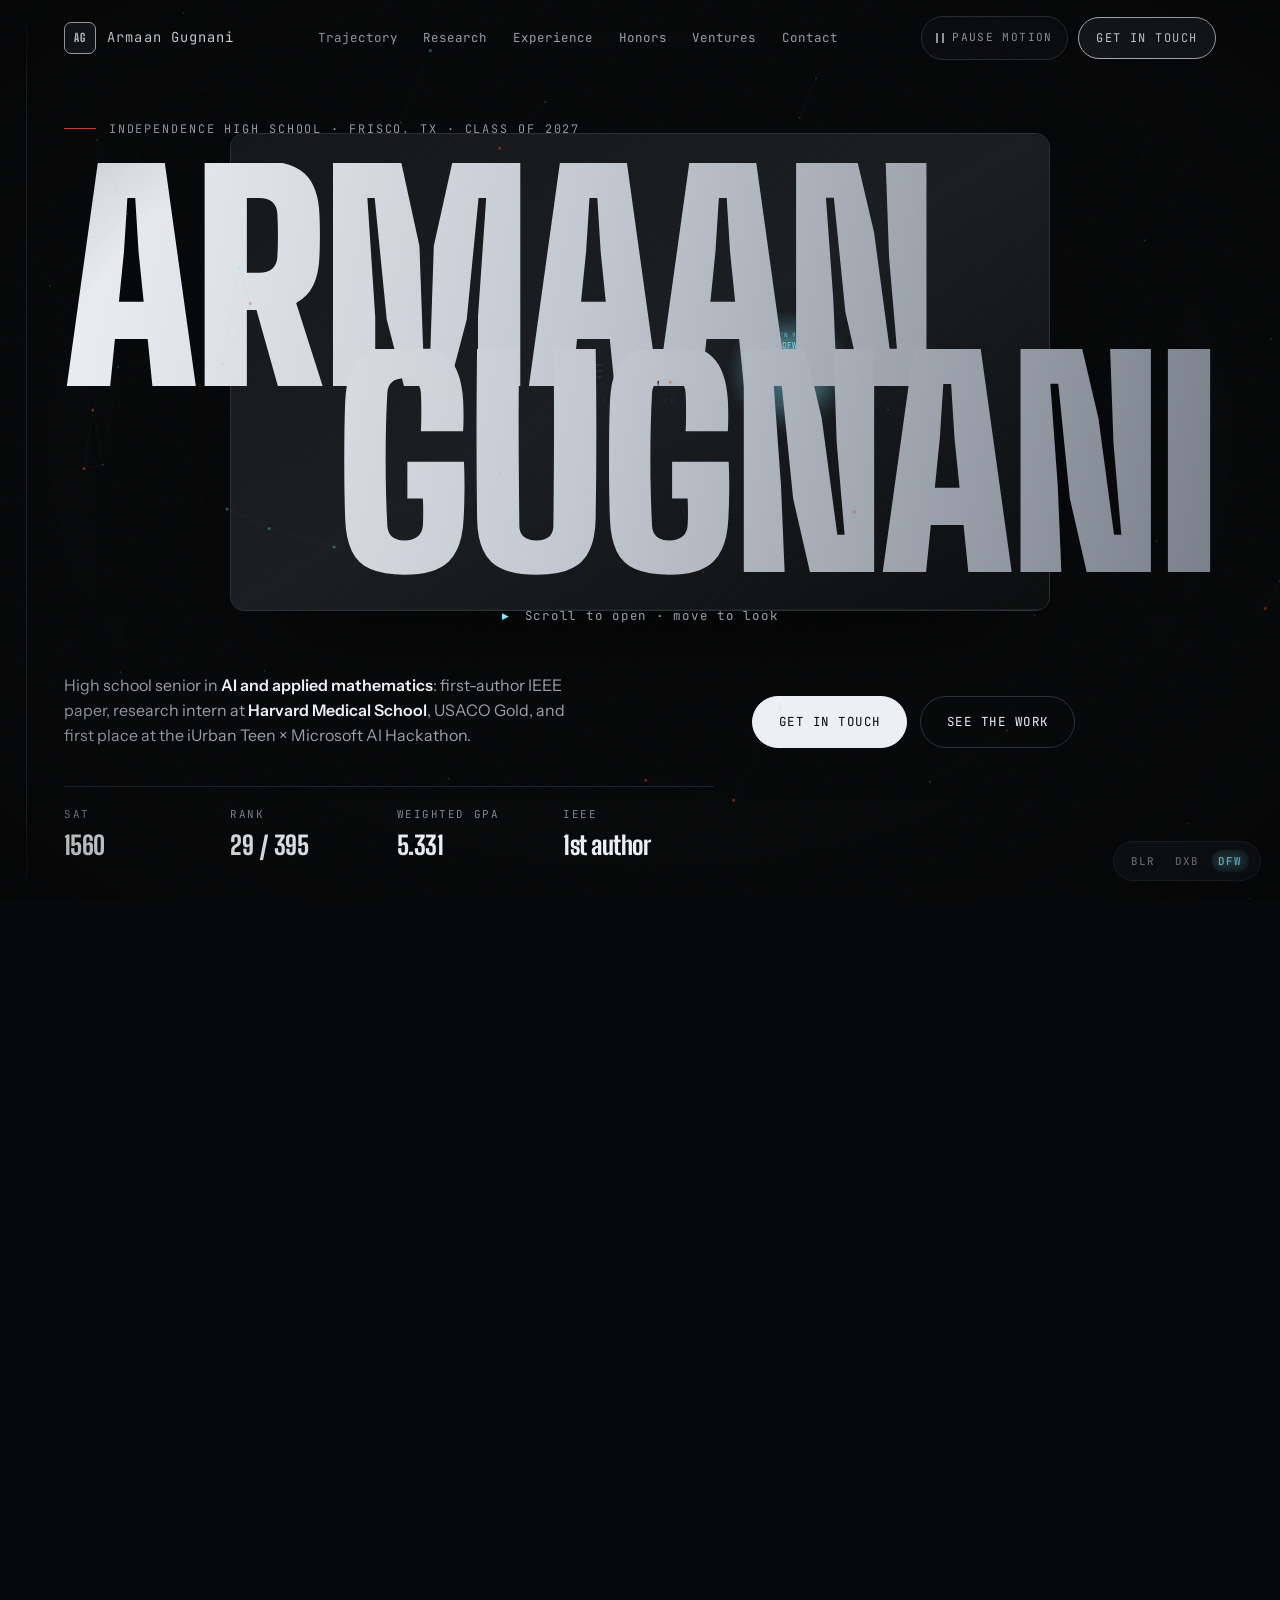
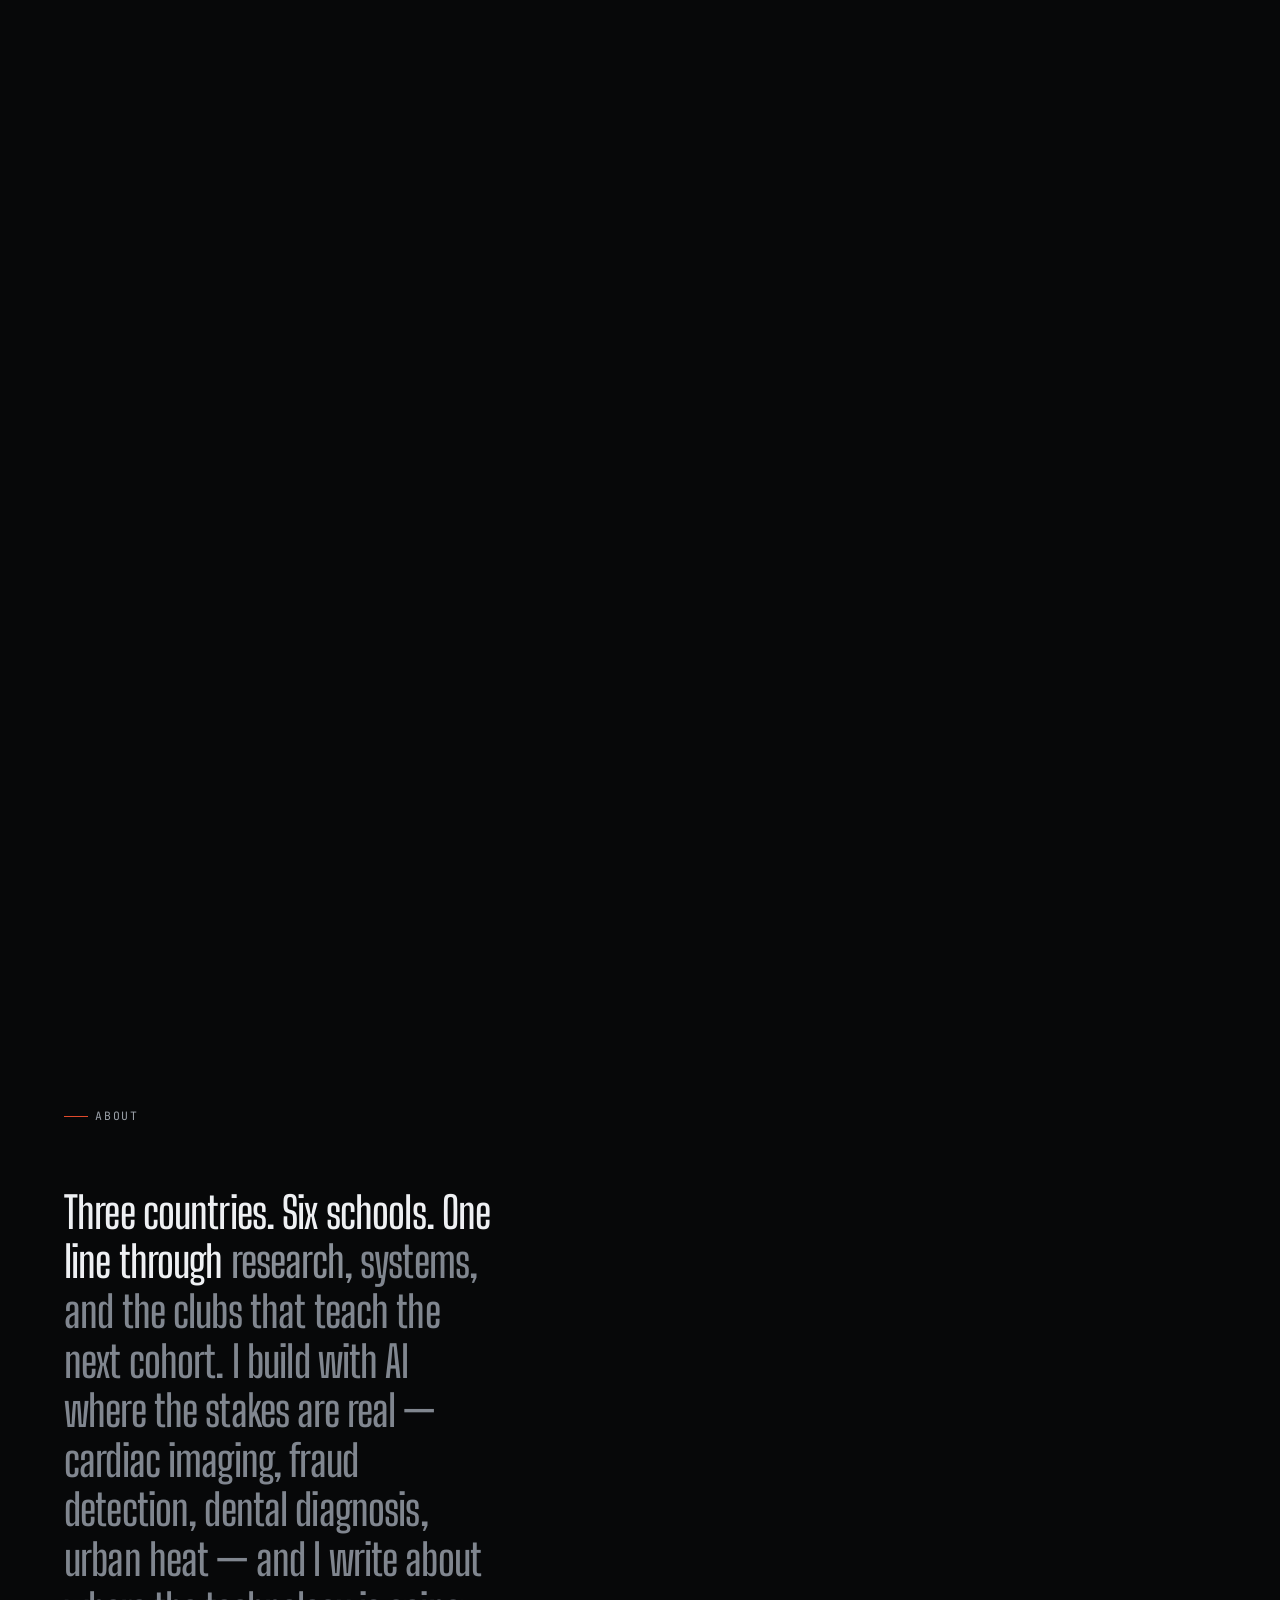
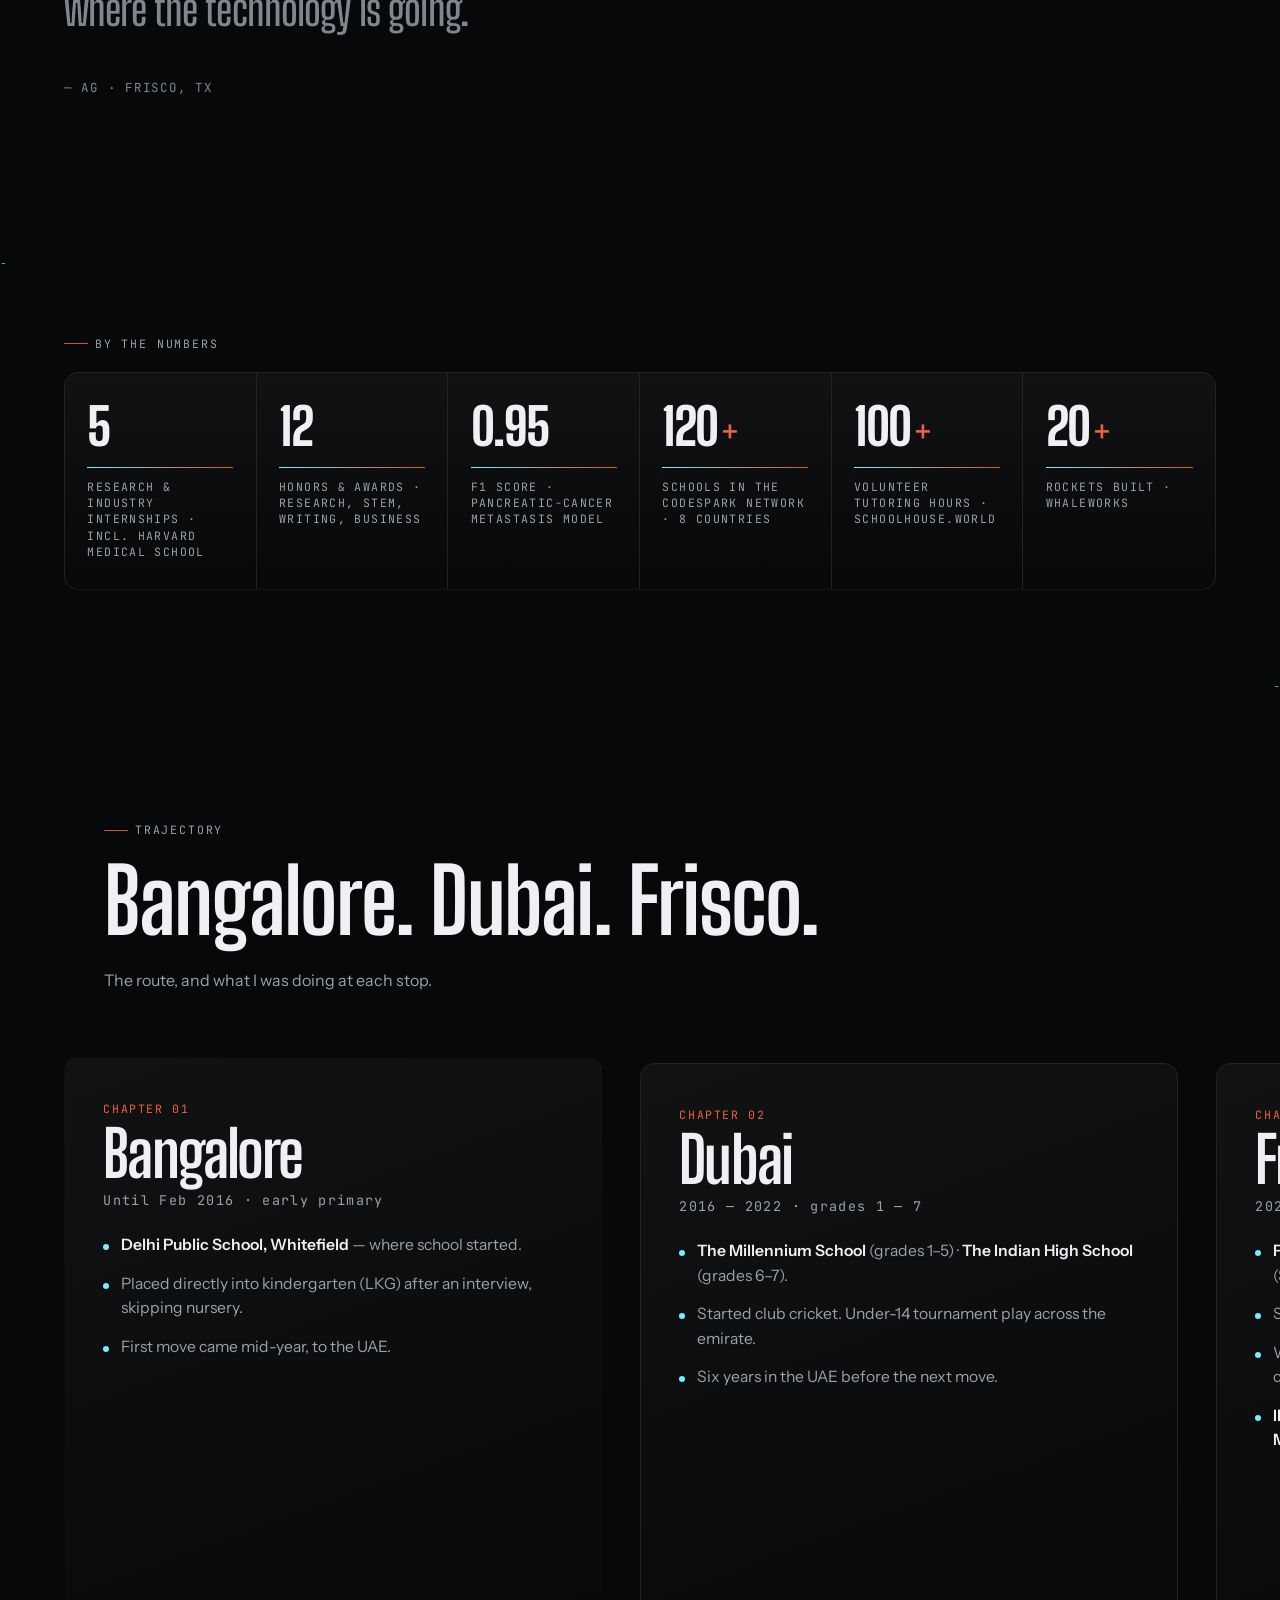
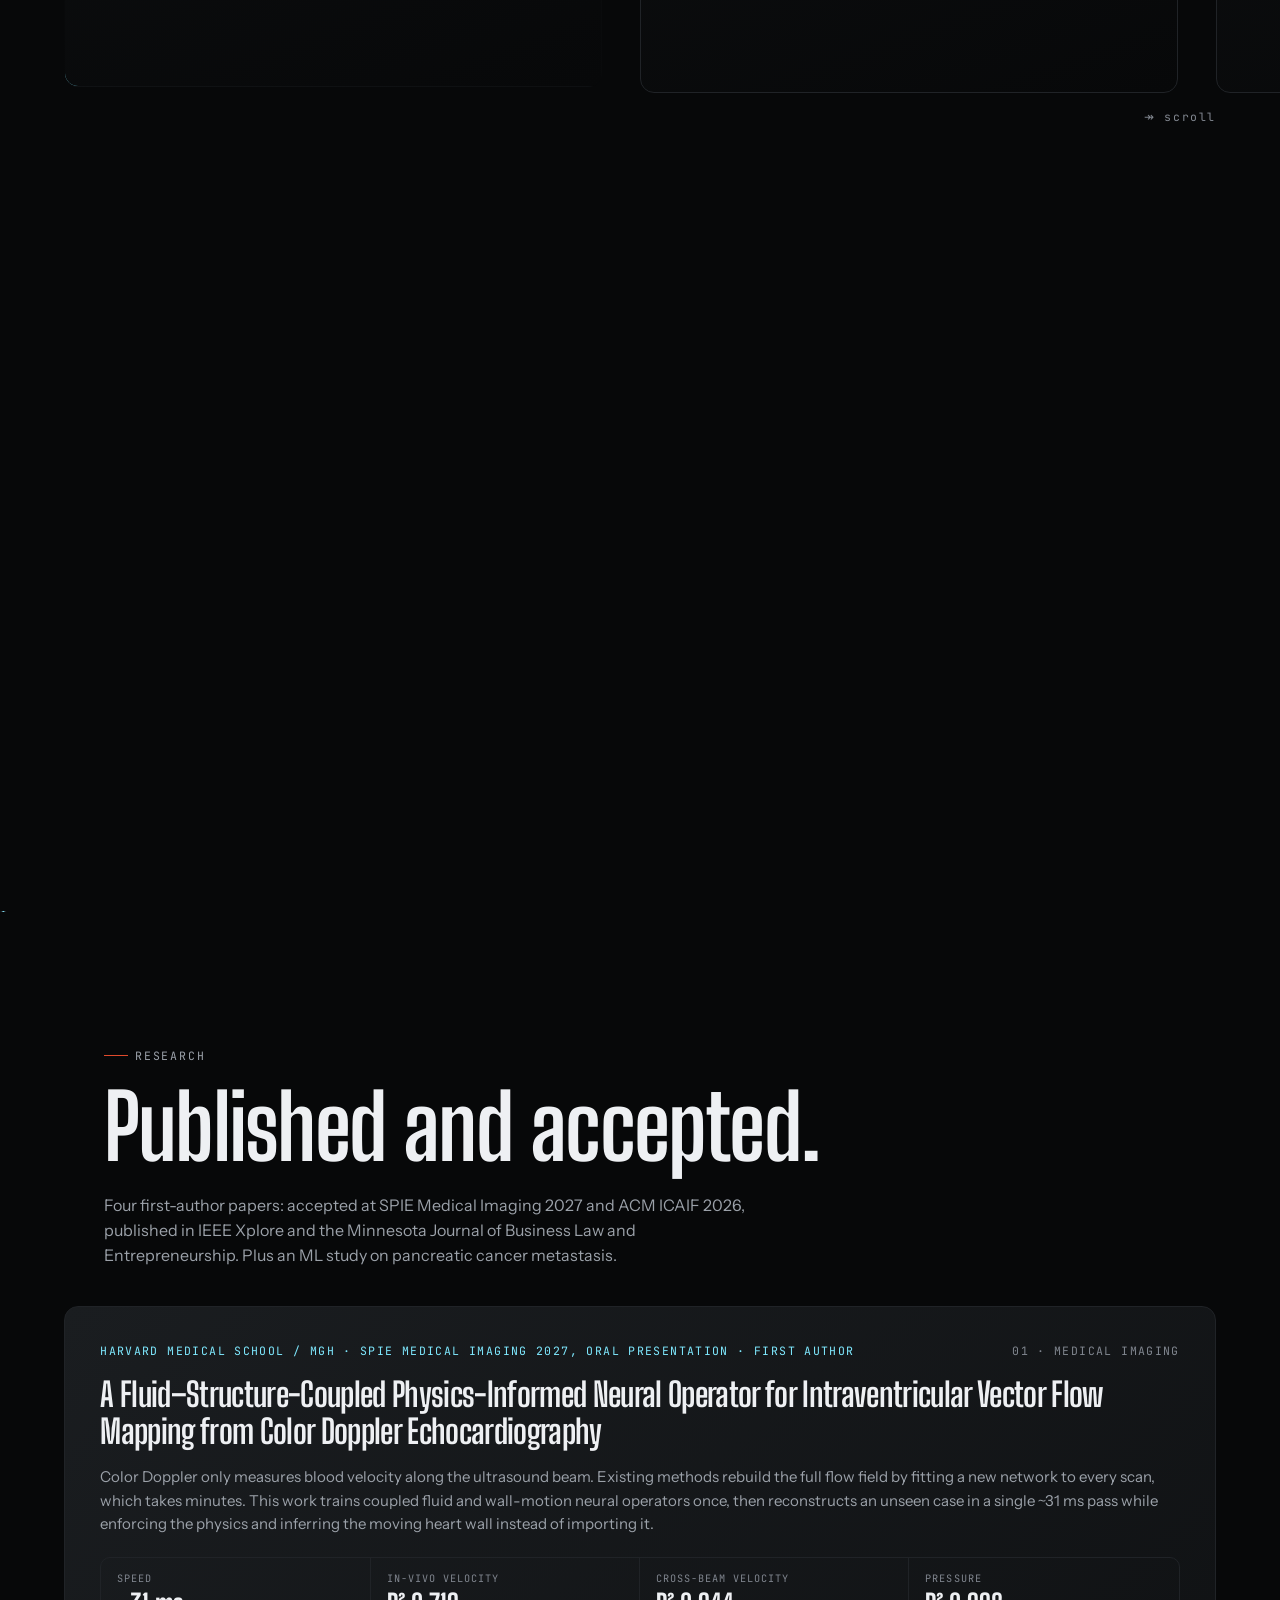
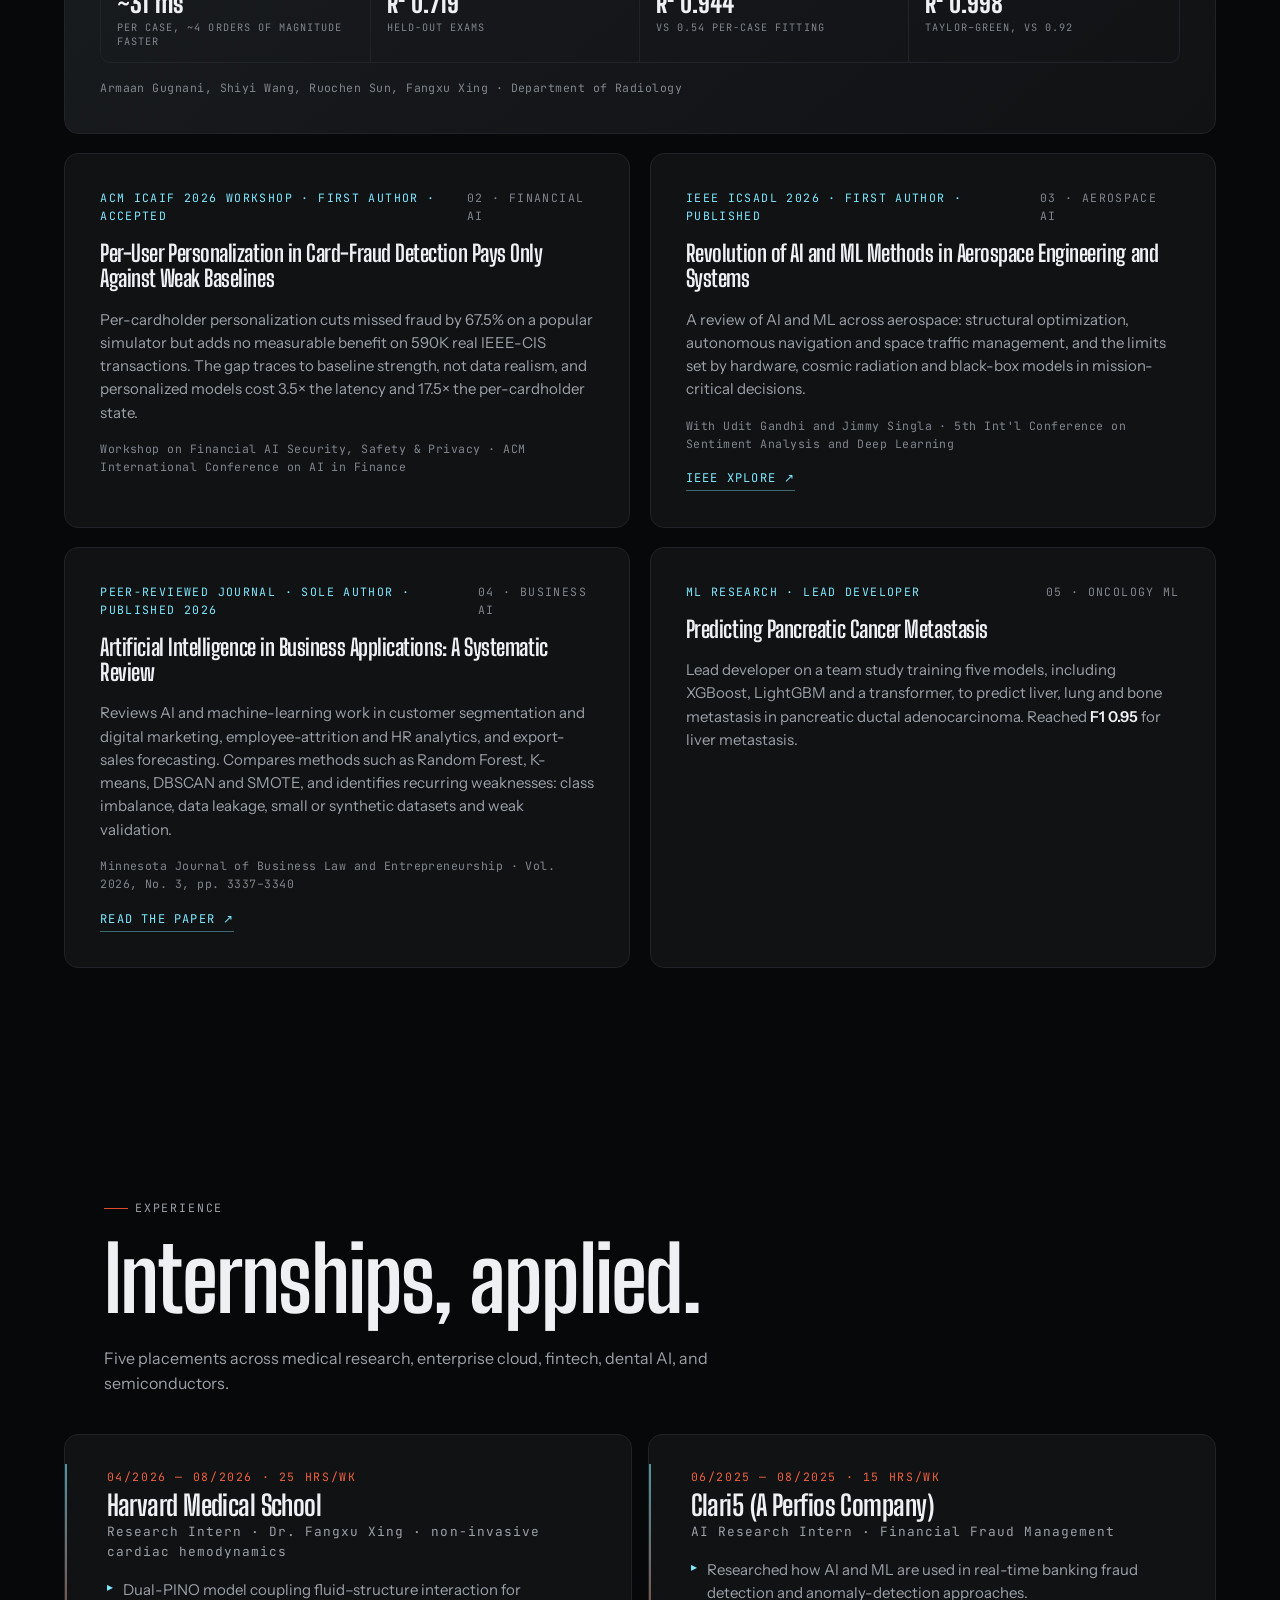
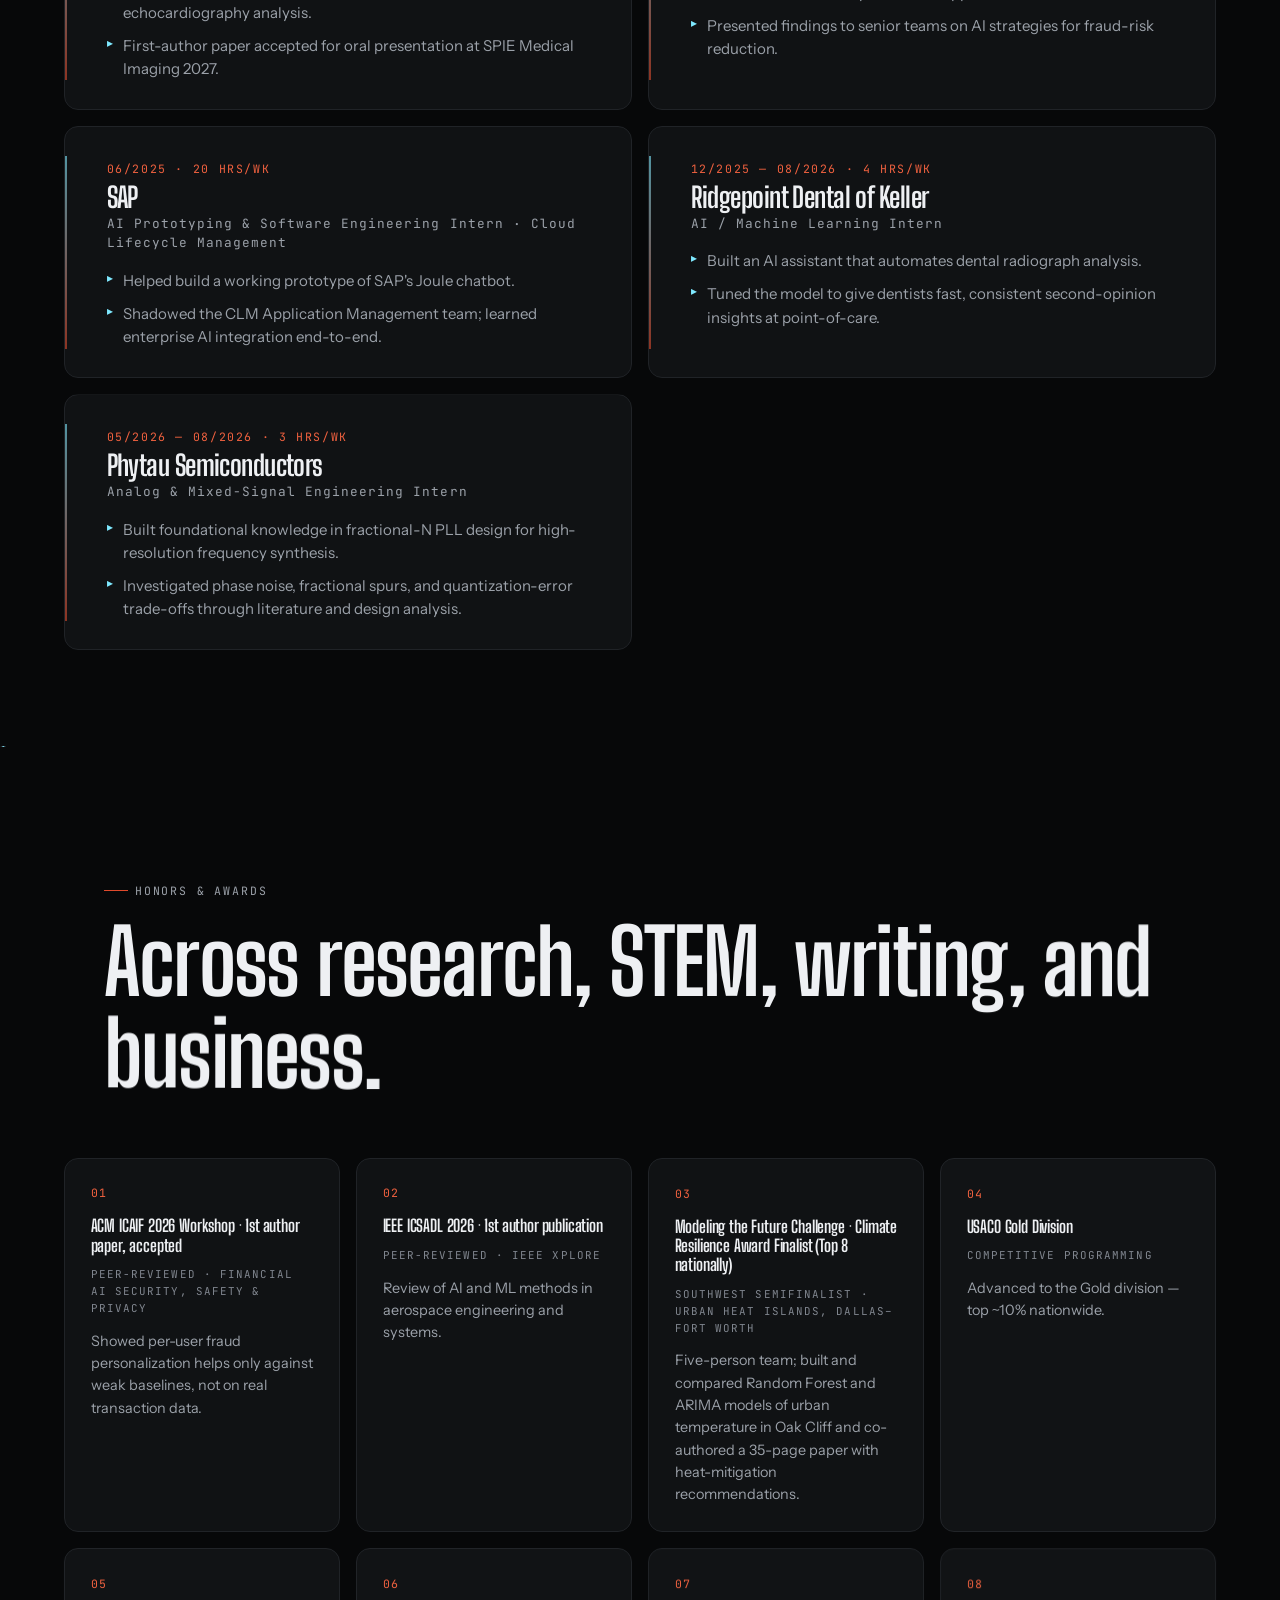
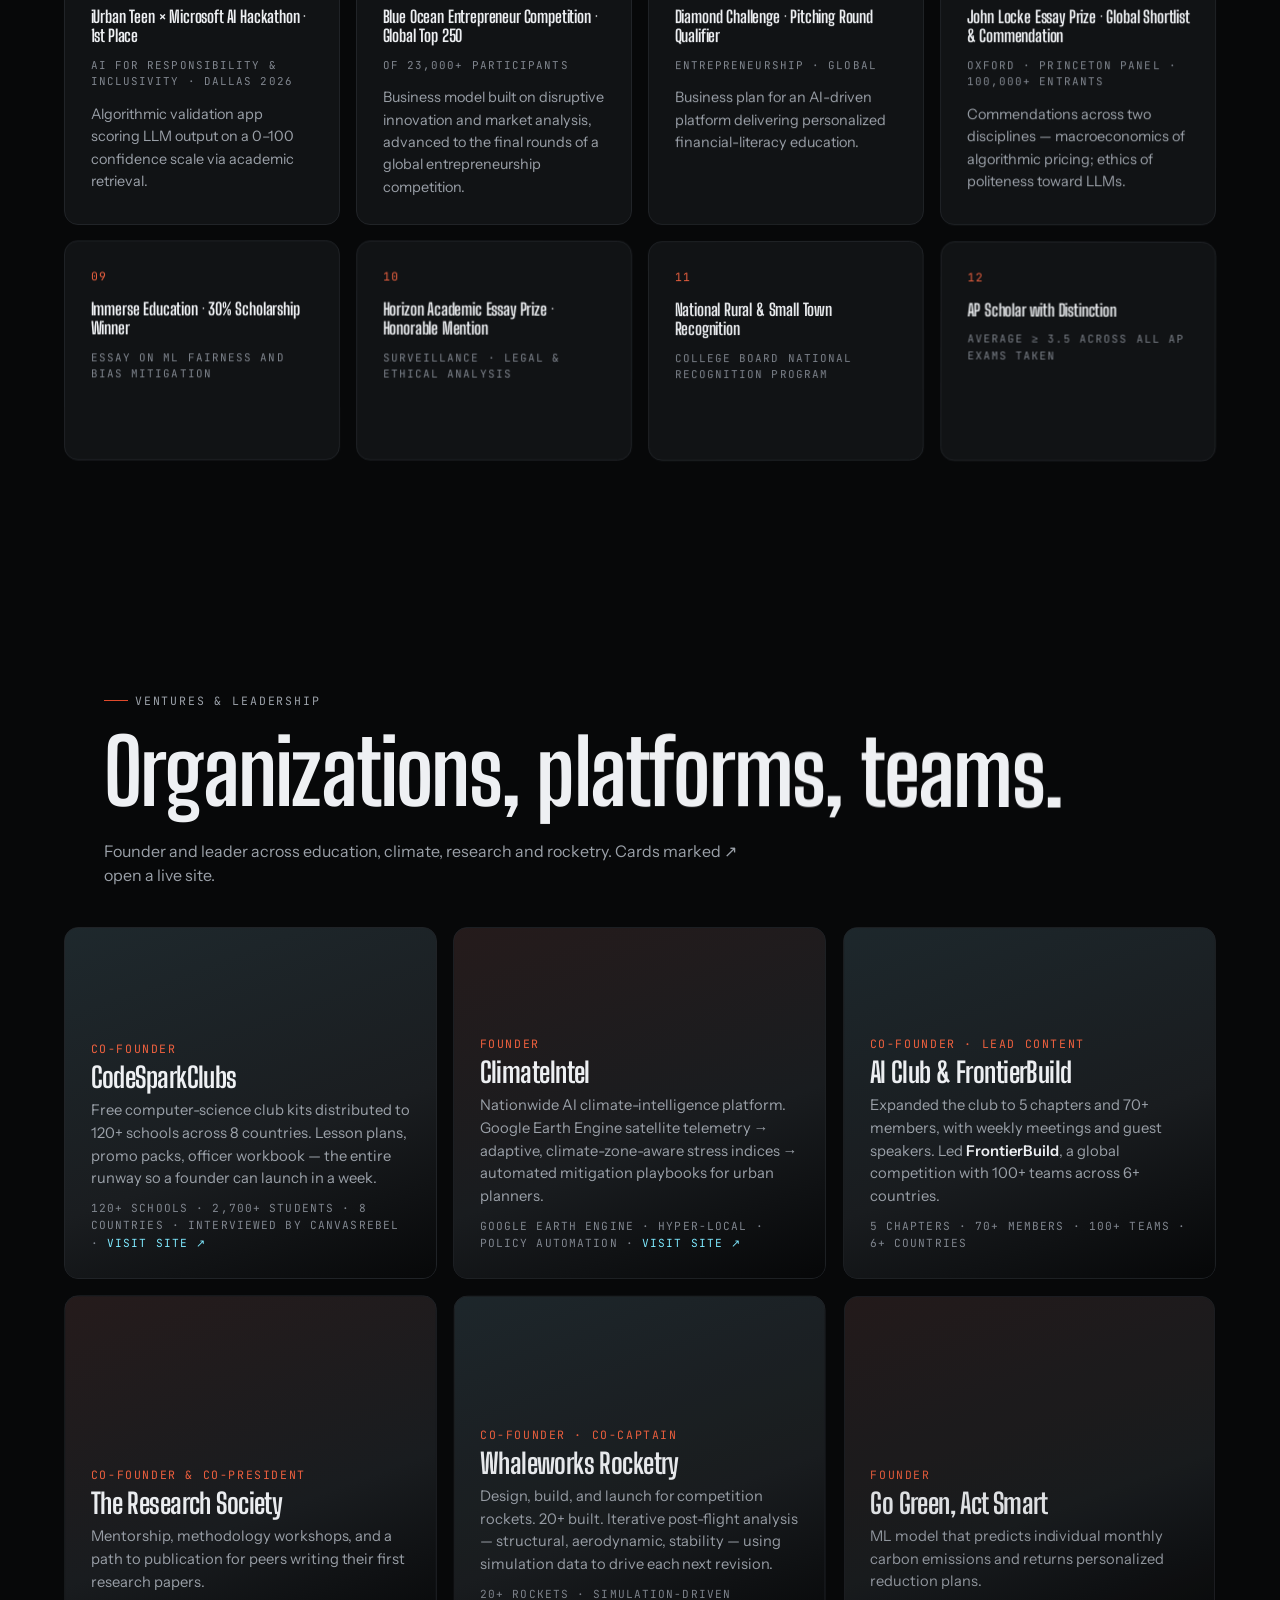
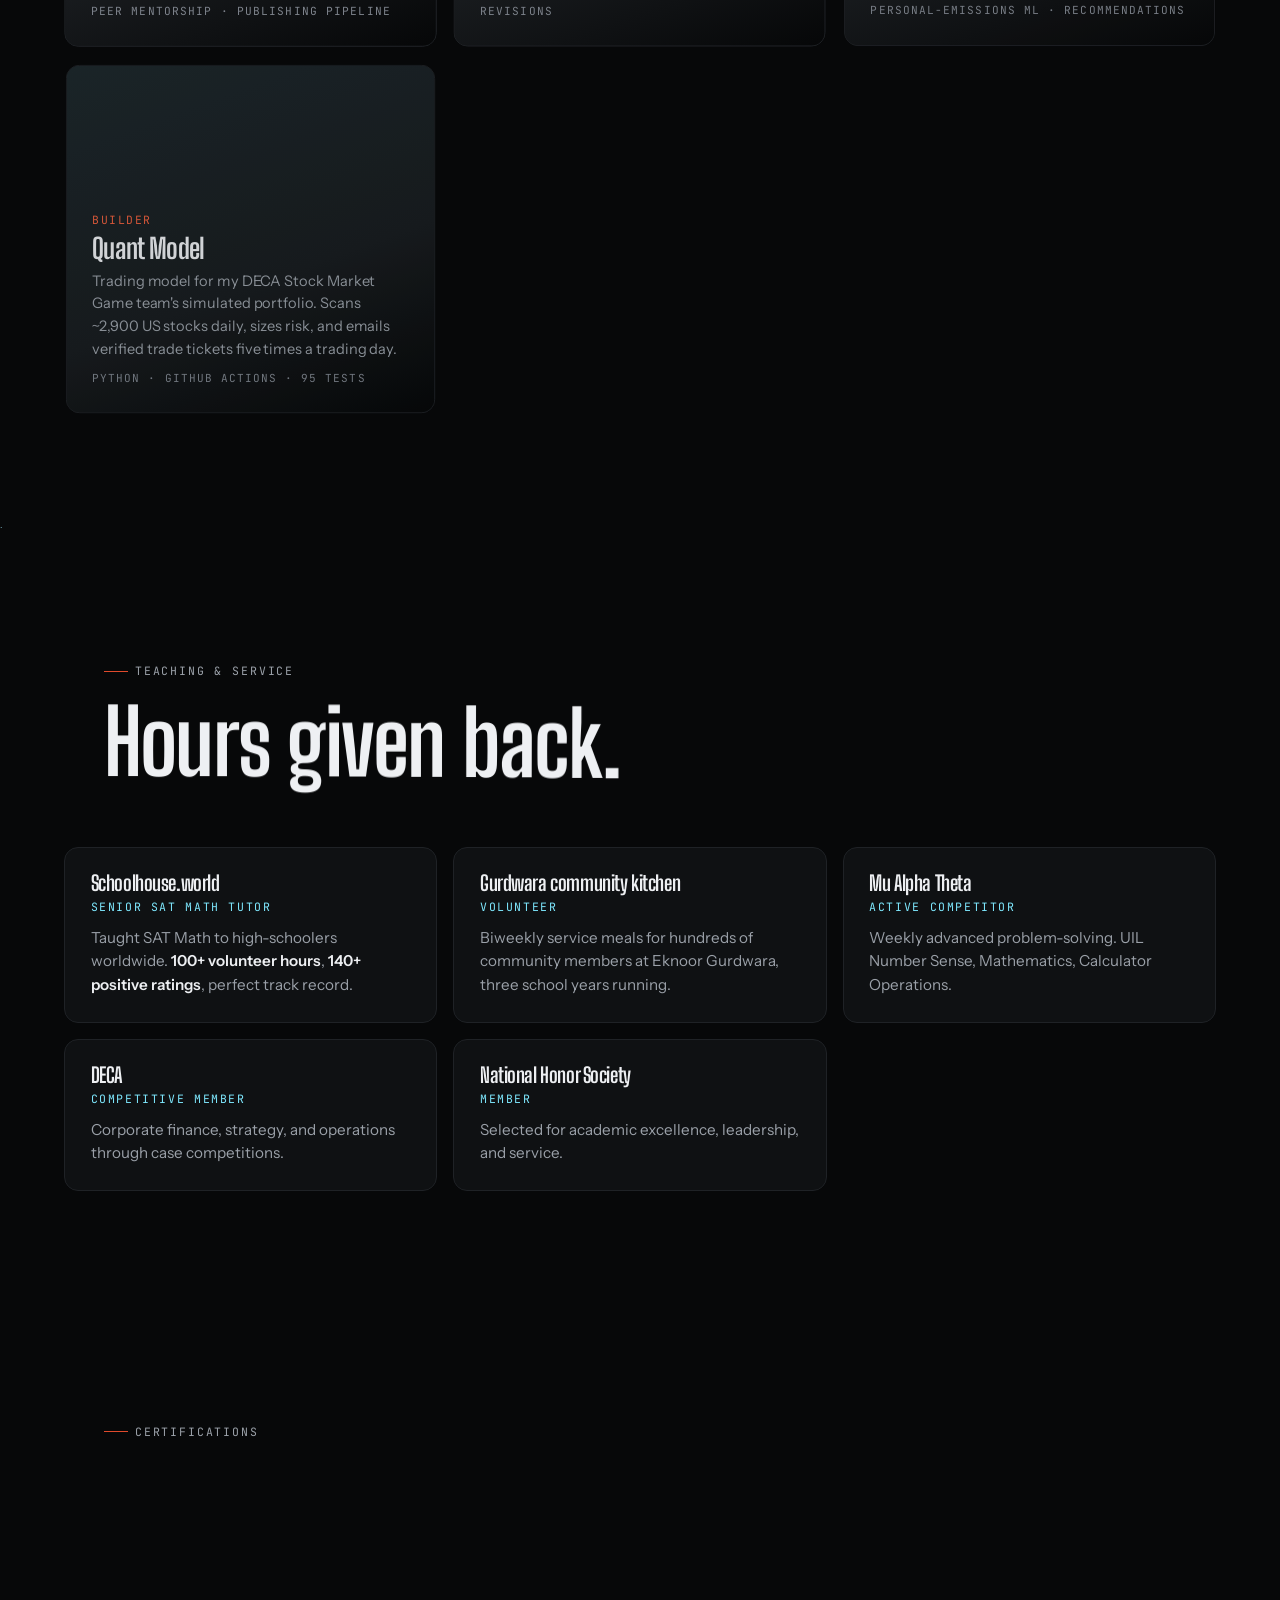
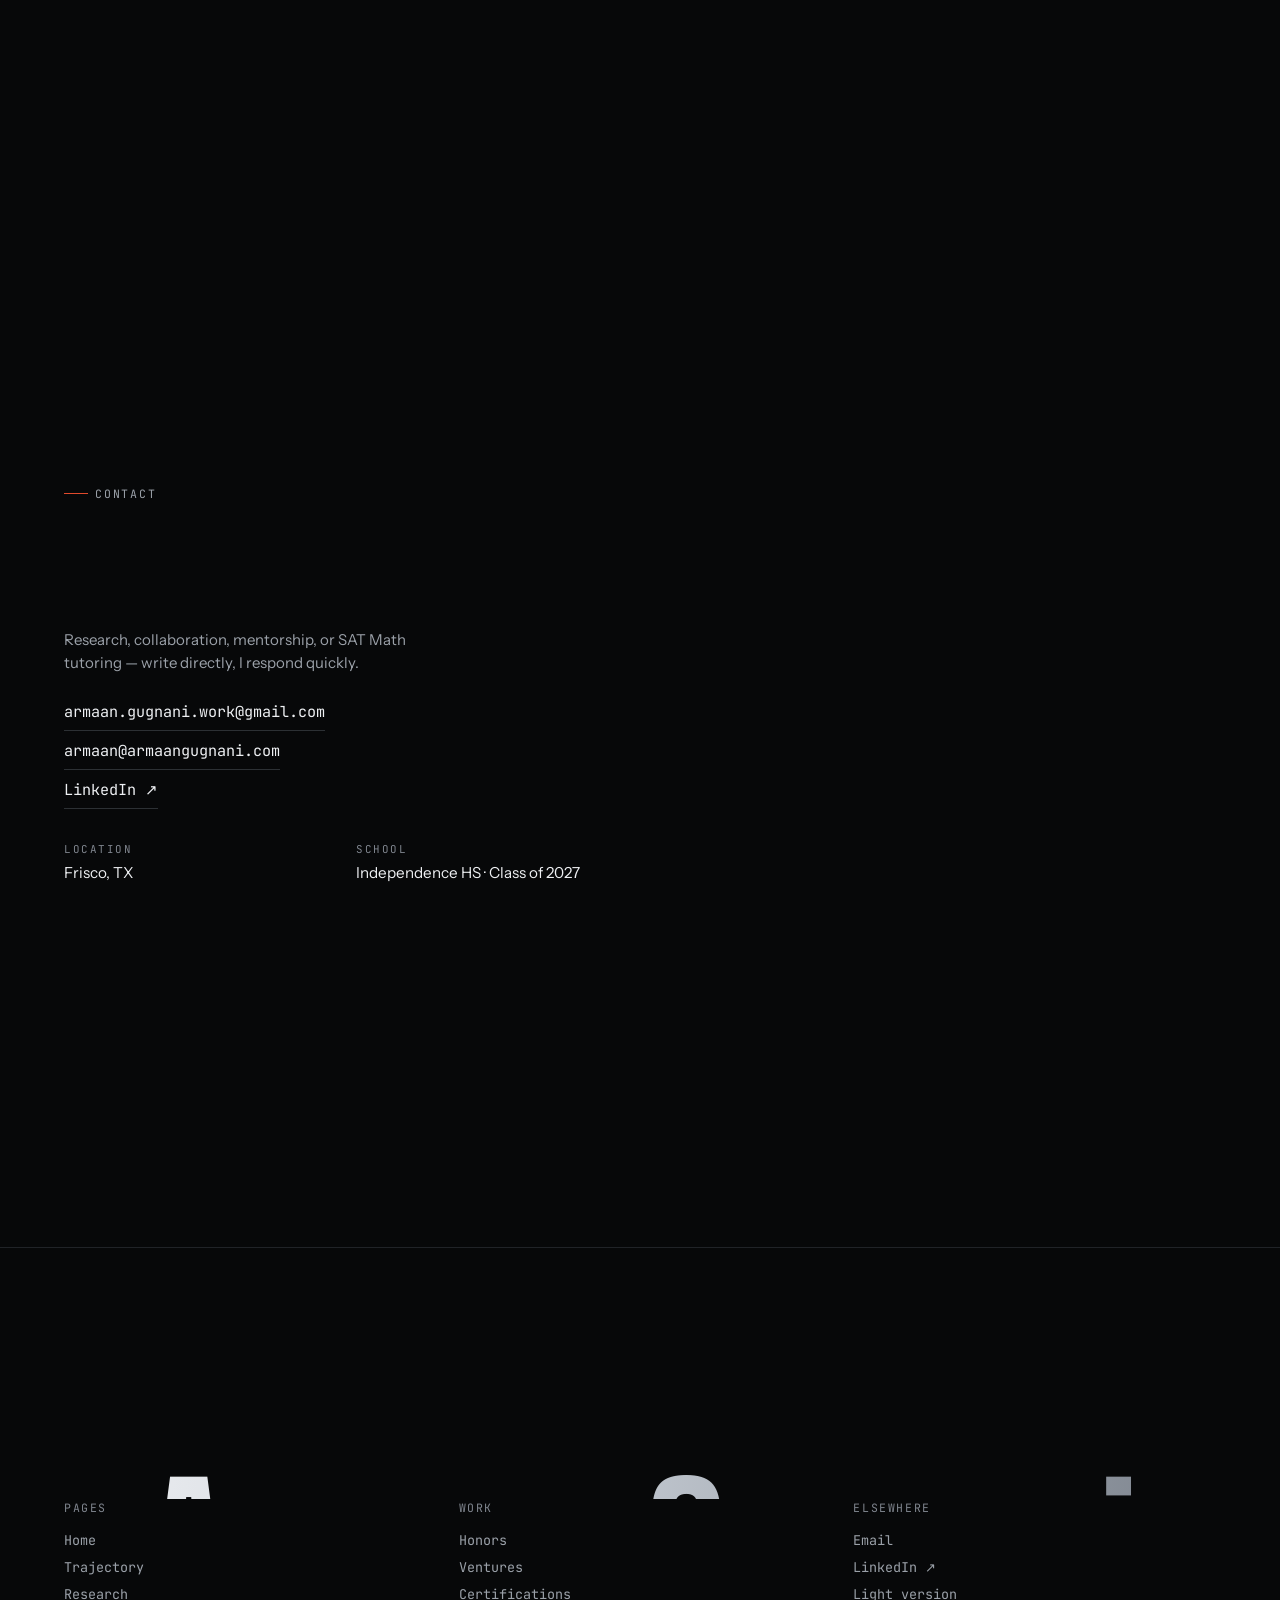
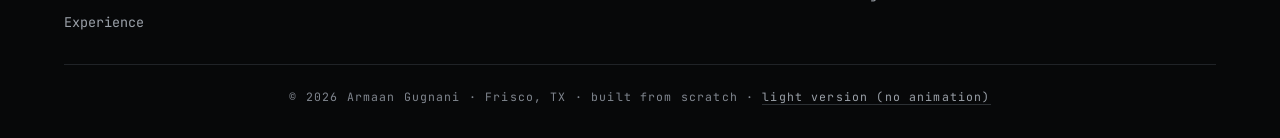
<file: index.html>
<!doctype html>
<html lang="en" class="no-js">
<head>
<meta charset="utf-8">
<meta name="viewport" content="width=device-width, initial-scale=1">
<title>Armaan Gugnani — AI research, systems, and a trajectory across three countries</title>
<meta name="description" content="High school senior working at the intersection of AI, data, and mathematics. IEEE first author, Harvard Medical School research intern, USACO Gold, first place at the iUrban Teen × Microsoft AI Hackathon. Bangalore to Dubai to Frisco.">
<meta name="theme-color" content="#070809">
<script>
  // Runs before first paint: mark JS as available, and honour a saved
  // view choice (?full=1 opts in to the animated site for good).
  (function (d) {
    d.documentElement.className = 'js';
    try {
      if (/[?&]full=1/.test(location.search)) localStorage.setItem('ag-view', 'full');
      else if (localStorage.getItem('ag-view') === 'lite') location.replace('lite.html');
    } catch (e) {}
  })(document);
</script>

<!-- Everything is first-party: fonts and libraries are self-hosted, so a slow or
     blocked CDN can never hold the page. Bump ?v= on deploys that change CSS/JS. -->
<link rel="preload" href="assets/fonts/bigshouldersdisplay-fC1_PZJEZG-e9gHhdI4-NBbfd2ys3SjJCx1czNDu.woff2" as="font" type="font/woff2" crossorigin>
<link rel="preload" href="assets/fonts/instrumentsans-pxiTypc9vsFDm051Uf6KVwgkfoSxQ0GsQv8ToedPibnr0SZe1Q.woff2" as="font" type="font/woff2" crossorigin>
<link rel="preload" href="assets/fonts/jetbrainsmono-tDbv2o-flEEny0FZhsfKu5WU4zr3E_BX0PnT8RD8yKwBNntkaToggR7BYRbKPxDcwg.woff2" as="font" type="font/woff2" crossorigin>
<link rel="stylesheet" href="assets/css/fonts.css?v=7">

<link rel="stylesheet" href="assets/css/site.css?v=7">

<meta property="og:title" content="Armaan Gugnani — AI research, systems, and a trajectory across three countries">
<meta property="og:description" content="IEEE first author, Harvard Medical School research intern, USACO Gold, first place at the iUrban Teen × Microsoft AI Hackathon. Bangalore to Dubai to Frisco.">
<meta property="og:type" content="website">
<meta property="og:url" content="https://armaangugnani.com/">
<meta property="og:image" content="https://armaangugnani.com/assets/og-image.jpg">
<meta property="og:image:width" content="1200">
<meta property="og:image:height" content="630">
<meta property="og:image:alt" content="Armaan Gugnani — AI, research, systems. A trajectory from Bangalore to Dubai to Frisco.">
<meta name="twitter:card" content="summary_large_image">
<link rel="canonical" href="https://armaangugnani.com/">
<link rel="icon" href="assets/favicon.svg" type="image/svg+xml">
<link rel="apple-touch-icon" href="assets/apple-touch-icon.png">
<script type="application/ld+json">
{
  "@context": "https://schema.org",
  "@type": "Person",
  "name": "Armaan Gugnani",
  "url": "https://armaangugnani.com/",
  "image": "https://armaangugnani.com/assets/og-image.jpg",
  "sameAs": ["https://www.linkedin.com/in/armaangugnani/"],
  "affiliation": {
    "@type": "HighSchool",
    "name": "Independence High School",
    "address": { "@type": "PostalAddress", "addressLocality": "Frisco", "addressRegion": "TX", "addressCountry": "US" }
  },
  "knowsAbout": ["Machine learning", "Artificial intelligence", "Applied mathematics", "Physics-informed neural operators", "Quantitative trading systems"]
}
</script>
</head>

<body>

<a class="skip-link" href="#top">Skip to content</a>

<!-- Cold Boot preloader. Terminal self-test, aperture iris closes to reveal the page. -->
<div id="boot" class="boot" aria-hidden="true">
  <div class="boot__inner">
    <div class="boot__brand"><span>AG</span><i></i></div>
    <pre id="bootLog" class="boot__log"></pre>
    <div class="boot__meter">
      <div class="boot__bar"><i id="bootBar"></i></div>
      <span id="bootCount" class="boot__count">000</span>
    </div>
    <p class="boot__sig">armaangugnani.com · build 2027</p>
  </div>
</div>

<!-- Vertical through-line rail (Trace Charge). Fills with page progress. -->
<div class="rail" aria-hidden="true"><i id="railFill"></i></div>

<!-- Trajectory pathfinder: which chapter the viewer is in. Persistent, top-right. -->
<aside id="pathfinder" class="pathfinder" aria-hidden="true">
  <ol>
    <li data-node="blr"><b>BLR</b><span>Bangalore</span></li>
    <li data-node="dxb"><b>DXB</b><span>Dubai</span></li>
    <li data-node="dfw" class="is-live"><b>DFW</b><span>Frisco</span></li>
  </ol>
</aside>

<!-- Spark field (velocity-driven canvas). -->
<canvas id="field" class="field" aria-hidden="true"></canvas>

<!-- Aperture cursor dot. -->
<div id="cursor" class="cursor" aria-hidden="true"></div>

<header id="nav" class="nav">
  <a class="nav__brand" href="#top">
    <span class="nav__mark">AG</span>
    <span class="nav__name">Armaan Gugnani</span>
  </a>
  <nav class="nav__links" id="navLinks" aria-label="Primary" data-lenis-prevent>
    <a href="#trajectory">Trajectory</a>
    <a href="#research">Research</a>
    <a href="#experience">Experience</a>
    <a href="#honors">Honors</a>
    <a href="#ventures">Ventures</a>
    <a href="#contact">Contact</a>
  </nav>
  <div class="nav__end">
    <button class="nav__menu" id="menuToggle" type="button" aria-expanded="false" aria-controls="navLinks">
      <i aria-hidden="true"></i><span>Menu</span>
    </button>
    <button class="nav__motion" id="motionToggle" type="button" aria-pressed="false" hidden>
      <i aria-hidden="true"></i><span>Pause motion</span>
    </button>
    <a href="#contact" class="nav__cta" data-magnetic><span>Get in touch</span></a>
  </div>
</header>

<main id="top">

  <!-- =================== HERO =================== -->
  <section class="hero" id="hero">
    <div class="hero__stage" id="heroStage">

      <p class="hero__eyebrow">
        <i></i> Independence High School · Frisco, TX · Class of 2027
      </p>

      <div class="hero__mark">
        <h1 class="hero__wordmark display">
          <span class="hero__word hero__word--back">Armaan</span>
          <span class="hero__word hero__word--front">Gugnani</span>
        </h1>
        <!-- Decorative: sits behind the name. Scroll opens it, the cursor steers it. -->
          <div class="hero__figure" id="heroReveal" aria-hidden="true" data-aperture-reveal>
            <!-- base layer: the live trajectory diagram -->
            <svg class="aperture__base" viewBox="0 0 1200 700" preserveAspectRatio="xMidYMid slice" aria-hidden="true">
              <defs>
                <radialGradient id="halo" cx="50%" cy="50%" r="50%">
                  <stop offset="0%" stop-color="#7fe9ff" stop-opacity="0.55"/>
                  <stop offset="60%" stop-color="#7fe9ff" stop-opacity="0.05"/>
                  <stop offset="100%" stop-color="#7fe9ff" stop-opacity="0"/>
                </radialGradient>
                <linearGradient id="arcA" x1="0%" x2="100%" y1="0%" y2="0%">
                  <stop offset="0%" stop-color="#7fe9ff"/>
                  <stop offset="100%" stop-color="#e04a2c"/>
                </linearGradient>
                <linearGradient id="arcB" x1="0%" x2="100%" y1="0%" y2="0%">
                  <stop offset="0%" stop-color="#e04a2c"/>
                  <stop offset="100%" stop-color="#ffb089"/>
                </linearGradient>
                <filter id="glow" x="-50%" y="-50%" width="200%" height="200%">
                  <feGaussianBlur stdDeviation="6" result="b"/>
                  <feMerge><feMergeNode in="b"/><feMergeNode in="SourceGraphic"/></feMerge>
                </filter>
              </defs>

              <!-- faint globe grid -->
              <g class="trajectory__grid" fill="none" stroke="#2c3034" stroke-width="0.6">
                <circle cx="600" cy="350" r="300"/>
                <circle cx="600" cy="350" r="220"/>
                <circle cx="600" cy="350" r="140"/>
                <circle cx="600" cy="350" r="70"/>
                <line x1="300" y1="350" x2="900" y2="350"/>
                <line x1="600" y1="50"  x2="600" y2="650"/>
                <line x1="388" y1="138" x2="812" y2="562"/>
                <line x1="812" y1="138" x2="388" y2="562"/>
              </g>

              <!-- halo under the active node -->
              <circle cx="820" cy="340" r="220" fill="url(#halo)" class="trajectory__halo"/>

              <!-- arcs: BLR -> DXB, DXB -> DFW -->
              <path class="trajectory__arc" d="M 360 440 Q 500 180 580 360" stroke="url(#arcA)" stroke-width="2" fill="none" filter="url(#glow)"/>
              <path class="trajectory__arc" d="M 580 360 Q 720 160 820 340" stroke="url(#arcB)" stroke-width="2" fill="none" filter="url(#glow)"/>

              <!-- travelling pulse (JS-animated via stroke-dashoffset) -->
              <path id="pulsePath" class="trajectory__pulse" d="M 360 440 Q 500 180 580 360 Q 720 160 820 340" stroke="#eef0f3" stroke-width="2.5" fill="none" filter="url(#glow)"/>

              <!-- nodes -->
              <g class="trajectory__nodes" font-family="JetBrains Mono, monospace" font-size="12" fill="#eef0f3">
                <g class="trajectory__node" data-node="blr">
                  <circle cx="360" cy="440" r="7" fill="#9ba1a9"/>
                  <circle cx="360" cy="440" r="18" fill="none" stroke="#9ba1a9" stroke-width="0.5" opacity="0.6"/>
                  <text x="360" y="478" text-anchor="middle" fill="#9ba1a9">BLR</text>
                  <text x="360" y="494" text-anchor="middle" font-size="9" fill="#666c74">13.0°N  77.6°E</text>
                </g>
                <g class="trajectory__node" data-node="dxb">
                  <circle cx="580" cy="360" r="7" fill="#9ba1a9"/>
                  <circle cx="580" cy="360" r="18" fill="none" stroke="#9ba1a9" stroke-width="0.5" opacity="0.6"/>
                  <text x="580" y="340" text-anchor="middle" fill="#9ba1a9">DXB</text>
                  <text x="580" y="324" text-anchor="middle" font-size="9" fill="#666c74">25.2°N  55.3°E</text>
                </g>
                <g class="trajectory__node trajectory__node--live" data-node="dfw">
                  <circle cx="820" cy="340" r="9" fill="#7fe9ff"/>
                  <circle cx="820" cy="340" r="22" fill="none" stroke="#7fe9ff" stroke-width="0.8"/>
                  <circle cx="820" cy="340" r="36" fill="none" stroke="#7fe9ff" stroke-width="0.3" opacity="0.5"/>
                  <text x="820" y="316" text-anchor="middle" fill="#7fe9ff">DFW</text>
                  <text x="820" y="300" text-anchor="middle" font-size="9" fill="#7fe9ff" opacity="0.7">33.1°N  96.8°W</text>
                </g>
              </g>

              <!-- corner tick marks -->
              <g stroke="#79808a" stroke-width="0.8" fill="none">
                <path d="M 40 40 h 20 M 40 40 v 20"/>
                <path d="M 1160 40 h -20 M 1160 40 v 20"/>
                <path d="M 40 660 h 20 M 40 660 v -20"/>
                <path d="M 1160 660 h -20 M 1160 660 v -20"/>
              </g>
              <text x="40" y="20" font-family="JetBrains Mono, monospace" font-size="10" fill="#79808a">TRAJECTORY · BLR → DXB → DFW</text>
              <text x="1160" y="20" text-anchor="end" font-family="JetBrains Mono, monospace" font-size="10" fill="#79808a">AG · ARCHIVE</text>
            </svg>

            <!-- hover layer: matte sealed plate the aperture erodes -->
            <div class="aperture__hover">
              <svg viewBox="0 0 1200 700" preserveAspectRatio="xMidYMid slice">
                <defs>
                  <linearGradient id="plate" x1="0%" y1="0%" x2="100%" y2="100%">
                    <stop offset="0%"  stop-color="#141618"/>
                    <stop offset="50%" stop-color="#1a1d20"/>
                    <stop offset="100%" stop-color="#0b0c0d"/>
                  </linearGradient>
                  <pattern id="etch" width="24" height="24" patternUnits="userSpaceOnUse">
                    <path d="M 0 24 L 24 0" stroke="#2c3034" stroke-width="0.4"/>
                  </pattern>
                </defs>
                <rect width="1200" height="700" fill="url(#plate)"/>
                <rect width="1200" height="700" fill="url(#etch)" opacity="0.6"/>
                <!-- subtle sealed-plate branding -->
                <g fill="#2c3034" font-family="JetBrains Mono, monospace">
                  <text x="600" y="360" text-anchor="middle" font-size="28" letter-spacing="18">SEALED</text>
                  <text x="600" y="396" text-anchor="middle" font-size="10" letter-spacing="4">MOVE · CURSOR · TO · OPEN</text>
                </g>
              </svg>
            </div>
          </div>
      </div>

      <p class="hero__hint" id="heroHint"><b>▸</b> Scroll to open · move to look</p>

      <div class="hero__foot">
        <p class="hero__lede">
          High school senior in <b>AI and applied mathematics</b>: first-author IEEE paper, research intern at
          <b>Harvard Medical School</b>, USACO Gold, and first place at the iUrban Teen × Microsoft AI Hackathon.
        </p>
        <div class="hero__ctas">
          <a href="#contact" class="btn btn--primary" data-magnetic><span>Get in touch</span></a>
          <a href="#research" class="btn btn--ghost" data-magnetic><span>See the work</span></a>
        </div>
        <dl class="hero__stats">
          <div><dt>SAT</dt><dd>1560</dd></div>
          <div><dt>Rank</dt><dd>29 / 395</dd></div>
          <div><dt>Weighted GPA</dt><dd>5.331</dd></div>
          <div><dt>IEEE</dt><dd>1st author</dd></div>
        </dl>
      </div>

    </div>
  </section>

  <!-- =================== MARQUEE =================== -->
  <section class="marquee" aria-hidden="true">
    <div class="marquee__track" id="marquee">
      <span class="marquee__item">Computer Science</span><span class="marquee__dot">◆</span>
      <span class="marquee__item">Applied Mathematics</span><span class="marquee__dot">◆</span>
      <span class="marquee__item">Machine Learning Research</span><span class="marquee__dot">◆</span>
      <span class="marquee__item">USACO Gold</span><span class="marquee__dot">◆</span>
      <span class="marquee__item">IEEE First Author</span><span class="marquee__dot">◆</span>
      <span class="marquee__item">Quant Trading Model</span><span class="marquee__dot">◆</span>
      <span class="marquee__item">Harvard Medical School</span><span class="marquee__dot">◆</span>
      <span class="marquee__item">iUrban Teen × Microsoft AI Hackathon · 1st</span><span class="marquee__dot">◆</span>
      <span class="marquee__item">John Locke Shortlist</span><span class="marquee__dot">◆</span>
      <span class="marquee__item">Blue Ocean · Top 250 / 23,000+</span><span class="marquee__dot">◆</span>
      <span class="marquee__item">MTFC · Climate Resilience Finalist · Top 8</span><span class="marquee__dot">◆</span>
    </div>
  </section>

  <!-- =================== MANIFESTO =================== -->
  <section class="manifesto" id="manifesto-sec">
    <div class="section__inner">
      <p class="eyebrow"><i></i> About</p>
      <p id="manifesto" class="manifesto__body display">
        Three countries. Six schools. One line through research, systems, and the clubs that teach the next cohort.
        I build with AI where the stakes are real — cardiac imaging, fraud detection, dental diagnosis, urban heat — and I write about where the technology is going.
      </p>
      <p class="manifesto__sig">— AG · Frisco, TX</p>
    </div>
  </section>

  <!-- =================== STATS =================== -->
  <section class="stats" id="stats">
    <div class="section__inner stats__inner">
      <p class="eyebrow"><i></i> By the numbers</p>
      <div class="stats__grid">
        <div class="stat"><b class="stat__n"><span class="sr-only">5</span><span aria-hidden="true" data-count="5">5</span></b><i class="stat__line"></i><span class="stat__lbl">Research &amp; industry internships · incl. Harvard Medical School</span></div>
        <div class="stat"><b class="stat__n"><span class="sr-only">12</span><span aria-hidden="true" data-count="12">12</span></b><i class="stat__line"></i><span class="stat__lbl">Honors &amp; awards · research, STEM, writing, business</span></div>
        <div class="stat"><b class="stat__n"><span class="sr-only">0.95</span><span aria-hidden="true" data-count="0.95" data-decimals="2">0.95</span></b><i class="stat__line"></i><span class="stat__lbl">F1 score · pancreatic-cancer metastasis model</span></div>
        <div class="stat"><b class="stat__n"><span class="sr-only">120+</span><span aria-hidden="true" data-count="120" data-plus>120<b class="stat__plus">+</b></span></b><i class="stat__line"></i><span class="stat__lbl">Schools in the CodeSpark network · 8 countries</span></div>
        <div class="stat"><b class="stat__n"><span class="sr-only">100+</span><span aria-hidden="true" data-count="100" data-plus>100<b class="stat__plus">+</b></span></b><i class="stat__line"></i><span class="stat__lbl">Volunteer tutoring hours · Schoolhouse.<wbr>world</span></div>
        <div class="stat"><b class="stat__n"><span class="sr-only">20+</span><span aria-hidden="true" data-count="20" data-plus>20<b class="stat__plus">+</b></span></b><i class="stat__line"></i><span class="stat__lbl">Rockets built · Whaleworks</span></div>
      </div>
    </div>
  </section>

  <!-- =================== TRAJECTORY (horizontal rolodex) =================== -->
  <section class="trajectory" id="trajectory">
    <div class="section__head">
      <p class="eyebrow"><i></i> Trajectory</p>
      <h2 class="section__title display" data-split-chars>Bangalore. Dubai. Frisco.</h2>
      <p class="section__lede">The route, and what I was doing at each stop.</p>
    </div>

    <div class="rolodex" id="roloWrap">
      <div class="rolodex__track" id="roloTrack">

        <article class="chapter" data-node="blr">
          <header>
            <span class="chapter__tag">Chapter 01</span>
            <h3 class="chapter__city display">Bangalore</h3>
            <p class="chapter__dates">Until Feb 2016 · early primary</p>
          </header>
          <ul class="chapter__log">
            <li><b>Delhi Public School, Whitefield</b> — where school started.</li>
            <li>Placed directly into kindergarten (LKG) after an interview, skipping nursery.</li>
            <li>First move came mid-year, to the UAE.</li>
          </ul>
        </article>

        <article class="chapter" data-node="dxb">
          <header>
            <span class="chapter__tag">Chapter 02</span>
            <h3 class="chapter__city display">Dubai</h3>
            <p class="chapter__dates">2016 — 2022 · grades 1 — 7</p>
          </header>
          <ul class="chapter__log">
            <li><b>The Millennium School</b> (grades 1–5) · <b>The Indian High School</b> (grades 6–7).</li>
            <li>Started club cricket. Under-14 tournament play across the emirate.</li>
            <li>Six years in the UAE before the next move.</li>
          </ul>
        </article>

        <article class="chapter chapter--live" data-node="dfw">
          <header>
            <span class="chapter__tag">Chapter 03 · Current</span>
            <h3 class="chapter__city display">Frisco</h3>
            <p class="chapter__dates">2022 — Present · grades 8 — 12</p>
          </header>
          <ul class="chapter__log">
            <li><b>Fowler MS</b> → <b>Liberty HS</b> (Fall '23) → <b>Independence HS</b> (Spring '24 →).</li>
            <li>Started 8th grade a year younger than my classmates.</li>
            <li>Where the research, internships, publications and competition work took shape.</li>
            <li><b>IEEE first author</b> · <b>Harvard Med research</b> · <b>USACO Gold</b> · <b>Microsoft AI Hackathon 1st</b> · <b>CodeSparkClubs co-founder</b>.</li>
          </ul>
        </article>

      </div>
      <p class="rolodex__hint">↠ scroll</p>
    </div>
  </section>

  <!-- =================== RESEARCH (hero cards) =================== -->
  <section class="research" id="research">
    <div class="section__head">
      <p class="eyebrow"><i></i> Research</p>
      <h2 class="section__title display" data-split-chars>Published and accepted.</h2>
      <p class="section__lede">Four first-author papers: accepted at SPIE Medical Imaging 2027 and ACM ICAIF 2026, published in IEEE Xplore and the Minnesota Journal of Business Law and Entrepreneurship. Plus an ML study on pancreatic cancer metastasis.</p>
    </div>

    <div class="research__grid">

      <article class="paper paper--lead" data-reveal>
        <div class="paper__meta">
          <span class="paper__badge">Harvard Medical School / MGH · SPIE Medical Imaging 2027, oral presentation · First author</span>
          <span class="paper__id">01 · MEDICAL IMAGING</span>
        </div>
        <h3 class="paper__title display">A Fluid–Structure-Coupled Physics-Informed Neural Operator for Intraventricular Vector Flow Mapping from Color Doppler Echocardiography</h3>
        <p class="paper__abs">Color Doppler only measures blood velocity along the ultrasound beam. Existing methods rebuild the full flow field by fitting a new network to every scan, which takes minutes. This work trains coupled fluid and wall-motion neural operators once, then reconstructs an unseen case in a single ~31 ms pass while enforcing the physics and inferring the moving heart wall instead of importing it.</p>
        <dl class="paper__results">
          <div><dt>Speed</dt><dd>~31 ms</dd><span>per case, ~4 orders of magnitude faster</span></div>
          <div><dt>In-vivo velocity</dt><dd>R² 0.719</dd><span>held-out exams</span></div>
          <div><dt>Cross-beam velocity</dt><dd>R² 0.944</dd><span>vs 0.54 per-case fitting</span></div>
          <div><dt>Pressure</dt><dd>R² 0.998</dd><span>Taylor–Green, vs 0.92</span></div>
        </dl>
        <p class="paper__by">Armaan Gugnani, Shiyi Wang, Ruochen Sun, Fangxu Xing · Department of Radiology</p>
      </article>

      <article class="paper" data-reveal>
        <div class="paper__meta">
          <span class="paper__badge">ACM ICAIF 2026 Workshop · First author · Accepted</span>
          <span class="paper__id">02 · FINANCIAL AI</span>
        </div>
        <h3 class="paper__title display">Per-User Personalization in Card-Fraud Detection Pays Only Against Weak Baselines</h3>
        <p class="paper__abs">Per-cardholder personalization cuts missed fraud by 67.5% on a popular simulator but adds no measurable benefit on 590K real IEEE-CIS transactions. The gap traces to baseline strength, not data realism, and personalized models cost 3.5× the latency and 17.5× the per-cardholder state.</p>
        <p class="paper__by">Workshop on Financial AI Security, Safety &amp; Privacy · ACM International Conference on AI in Finance</p>
      </article>

      <article class="paper" data-reveal>
        <div class="paper__meta">
          <span class="paper__badge">IEEE ICSADL 2026 · First author · Published</span>
          <span class="paper__id">03 · AEROSPACE AI</span>
        </div>
        <h3 class="paper__title display">Revolution of AI and ML Methods in Aerospace Engineering and Systems</h3>
        <p class="paper__abs">A review of AI and ML across aerospace: structural optimization, autonomous navigation and space traffic management, and the limits set by hardware, cosmic radiation and black-box models in mission-critical decisions.</p>
        <p class="paper__by">With Udit Gandhi and Jimmy Singla · 5th Int'l Conference on Sentiment Analysis and Deep Learning</p>
        <a class="paper__link" href="https://ieeexplore.ieee.org/document/11451893/" target="_blank" rel="noopener">IEEE Xplore ↗</a>
      </article>

      <article class="paper" data-reveal>
        <div class="paper__meta">
          <span class="paper__badge">Peer-reviewed journal · Sole author · Published 2026</span>
          <span class="paper__id">04 · BUSINESS AI</span>
        </div>
        <h3 class="paper__title display">Artificial Intelligence in Business Applications: A Systematic Review</h3>
        <p class="paper__abs">Reviews AI and machine-learning work in customer segmentation and digital marketing, employee-attrition and HR analytics, and export-sales forecasting. Compares methods such as Random Forest, K-means, DBSCAN and SMOTE, and identifies recurring weaknesses: class imbalance, data leakage, small or synthetic datasets and weak validation.</p>
        <p class="paper__by">Minnesota Journal of Business Law and Entrepreneurship · Vol. 2026, No. 3, pp. 3337–3340</p>
        <a class="paper__link" href="https://kommerstad.org/journal/article/view/948" target="_blank" rel="noopener">Read the paper ↗</a>
      </article>

      <article class="paper" data-reveal>
        <div class="paper__meta">
          <span class="paper__badge">ML research · Lead developer</span>
          <span class="paper__id">05 · ONCOLOGY ML</span>
        </div>
        <h3 class="paper__title display">Predicting Pancreatic Cancer Metastasis</h3>
        <p class="paper__abs">Lead developer on a team study training five models, including XGBoost, LightGBM and a transformer, to predict liver, lung and bone metastasis in pancreatic ductal adenocarcinoma. Reached <b>F1 0.95</b> for liver metastasis.</p>
      </article>

    </div>
  </section>

  <!-- =================== EXPERIENCE (rack slide) =================== -->
  <section class="experience" id="experience">
    <div class="section__head">
      <p class="eyebrow"><i></i> Experience</p>
      <h2 class="section__title display" data-split-chars>Internships, applied.</h2>
      <p class="section__lede">Five placements across medical research, enterprise cloud, fintech, dental AI, and semiconductors.</p>
    </div>

    <div class="rack">

      <article class="role">
        <header>
          <span class="role__when">04/2026 — 08/2026 · 25 hrs/wk</span>
          <h3 class="role__who display">Harvard Medical School</h3>
          <p class="role__what">Research Intern · Dr. Fangxu Xing · non-invasive cardiac hemodynamics</p>
        </header>
        <ul class="role__bullets">
          <li>Dual-PINO model coupling fluid–structure interaction for echocardiography analysis.</li>
          <li>First-author paper accepted for oral presentation at SPIE Medical Imaging 2027.</li>
        </ul>
      </article>

      <article class="role">
        <header>
          <span class="role__when">06/2025 — 08/2025 · 15 hrs/wk</span>
          <h3 class="role__who display">Clari5 (A Perfios Company)</h3>
          <p class="role__what">AI Research Intern · Financial Fraud Management</p>
        </header>
        <ul class="role__bullets">
          <li>Researched how AI and ML are used in real-time banking fraud detection and anomaly-detection approaches.</li>
          <li>Presented findings to senior teams on AI strategies for fraud-risk reduction.</li>
        </ul>
      </article>

      <article class="role">
        <header>
          <span class="role__when">06/2025 · 20 hrs/wk</span>
          <h3 class="role__who display">SAP</h3>
          <p class="role__what">AI Prototyping &amp; Software Engineering Intern · Cloud Lifecycle Management</p>
        </header>
        <ul class="role__bullets">
          <li>Helped build a working prototype of SAP's Joule chatbot.</li>
          <li>Shadowed the CLM Application Management team; learned enterprise AI integration end-to-end.</li>
        </ul>
      </article>

      <article class="role">
        <header>
          <span class="role__when">12/2025 — 08/2026 · 4 hrs/wk</span>
          <h3 class="role__who display">Ridgepoint Dental of Keller</h3>
          <p class="role__what">AI / Machine Learning Intern</p>
        </header>
        <ul class="role__bullets">
          <li>Built an AI assistant that automates dental radiograph analysis.</li>
          <li>Tuned the model to give dentists fast, consistent second-opinion insights at point-of-care.</li>
        </ul>
      </article>

      <article class="role">
        <header>
          <span class="role__when">05/2026 — 08/2026 · 3 hrs/wk</span>
          <h3 class="role__who display">Phytau Semiconductors</h3>
          <p class="role__what">Analog &amp; Mixed-Signal Engineering Intern</p>
        </header>
        <ul class="role__bullets">
          <li>Built foundational knowledge in fractional-N PLL design for high-resolution frequency synthesis.</li>
          <li>Investigated phase noise, fractional spurs, and quantization-error trade-offs through literature and design analysis.</li>
        </ul>
      </article>

    </div>
  </section>

  <!-- =================== HONORS (fan deck) =================== -->
  <section class="honors" id="honors">
    <div class="section__head">
      <p class="eyebrow"><i></i> Honors &amp; awards</p>
      <h2 class="section__title display" data-split-chars>Across research, STEM, writing, and business.</h2>
    </div>

    <ol class="deck">
      <li class="card"><span class="card__n">01</span>
        <h3 class="card__t">ACM ICAIF 2026 Workshop · 1st author paper, accepted</h3>
        <p class="card__m">Peer-reviewed · Financial AI Security, Safety &amp; Privacy</p>
        <p class="card__d">Showed per-user fraud personalization helps only against weak baselines, not on real transaction data.</p>
      </li>
      <li class="card"><span class="card__n">02</span>
        <h3 class="card__t">IEEE ICSADL 2026 · 1st author publication</h3>
        <p class="card__m">Peer-reviewed · IEEE Xplore</p>
        <p class="card__d">Review of AI and ML methods in aerospace engineering and systems.</p>
      </li>
      <li class="card"><span class="card__n">03</span>
        <h3 class="card__t">Modeling the Future Challenge · Climate Resilience Award Finalist (Top 8 nationally)</h3>
        <p class="card__m">Southwest Semifinalist · Urban heat islands, Dallas–Fort Worth</p>
        <p class="card__d">Five-person team; built and compared Random Forest and ARIMA models of urban temperature in Oak Cliff and co-authored a 35-page paper with heat-mitigation recommendations.</p>
      </li>
      <li class="card"><span class="card__n">04</span>
        <h3 class="card__t">USACO Gold Division</h3>
        <p class="card__m">Competitive programming</p>
        <p class="card__d">Advanced to the Gold division — top ~10% nationwide.</p>
      </li>
      <li class="card"><span class="card__n">05</span>
        <h3 class="card__t">iUrban Teen × Microsoft AI Hackathon · 1st Place</h3>
        <p class="card__m">AI for Responsibility &amp; Inclusivity · Dallas 2026</p>
        <p class="card__d">Algorithmic validation app scoring LLM output on a 0–100 confidence scale via academic retrieval.</p>
      </li>
      <li class="card"><span class="card__n">06</span>
        <h3 class="card__t">Blue Ocean Entrepreneur Competition · Global Top 250</h3>
        <p class="card__m">Of 23,000+ participants</p>
        <p class="card__d">Business model built on disruptive innovation and market analysis, advanced to the final rounds of a global entrepreneurship competition.</p>
      </li>
      <li class="card"><span class="card__n">07</span>
        <h3 class="card__t">Diamond Challenge · Pitching Round Qualifier</h3>
        <p class="card__m">Entrepreneurship · Global</p>
        <p class="card__d">Business plan for an AI-driven platform delivering personalized financial-literacy education.</p>
      </li>
      <li class="card"><span class="card__n">08</span>
        <h3 class="card__t">John Locke Essay Prize · Global Shortlist &amp; Commendation</h3>
        <p class="card__m">Oxford · Princeton panel · 100,000+ entrants</p>
        <p class="card__d">Commendations across two disciplines — macroeconomics of algorithmic pricing; ethics of politeness toward LLMs.</p>
      </li>
      <li class="card"><span class="card__n">09</span>
        <h3 class="card__t">Immerse Education · 30% Scholarship Winner</h3>
        <p class="card__m">Essay on ML fairness and bias mitigation</p>
      </li>
      <li class="card"><span class="card__n">10</span>
        <h3 class="card__t">Horizon Academic Essay Prize · Honorable Mention</h3>
        <p class="card__m">Surveillance · legal &amp; ethical analysis</p>
      </li>
      <li class="card"><span class="card__n">11</span>
        <h3 class="card__t">National Rural &amp; Small Town Recognition</h3>
        <p class="card__m">College Board National Recognition Program</p>
      </li>
      <li class="card"><span class="card__n">12</span>
        <h3 class="card__t">AP Scholar with Distinction</h3>
        <p class="card__m">Average ≥ 3.5 across all AP exams taken</p>
      </li>
    </ol>
  </section>

  <!-- =================== VENTURES (aperture cards) =================== -->
  <section class="ventures" id="ventures">
    <div class="section__head">
      <p class="eyebrow"><i></i> Ventures &amp; leadership</p>
      <h2 class="section__title display" data-split-chars>Organizations, platforms, teams.</h2>
      <p class="section__lede">Founder and leader across education, climate, research and rocketry. Cards marked ↗ open a live site.</p>
    </div>

    <div class="modules">

      <a class="module" href="https://codespark-clubs.vercel.app/" target="_blank" rel="noopener" data-aperture-reveal>
        <div class="aperture__base module__base" data-tint="cyan">
          <div class="module__content">
            <span class="module__role">Co-Founder</span>
            <h3 class="module__name display">CodeSparkClubs</h3>
            <p class="module__d">Free computer-science club kits distributed to 120+ schools across 8 countries. Lesson plans, promo packs, officer workbook — the entire runway so a founder can launch in a week.</p>
            <p class="module__meta">120+ schools · 2,700+ students · 8 countries · Interviewed by CanvasRebel · <span class="module__go">Visit site ↗</span></p>
          </div>
        </div>
        <div class="aperture__hover module__hover"></div>
      </a>

      <a class="module" href="https://climateintel-web.onrender.com/" target="_blank" rel="noopener" data-aperture-reveal>
        <div class="aperture__base module__base" data-tint="ember">
          <div class="module__content">
            <span class="module__role">Founder</span>
            <h3 class="module__name display">ClimateIntel</h3>
            <p class="module__d">Nationwide AI climate-intelligence platform. Google Earth Engine satellite telemetry → adaptive, climate-zone-aware stress indices → automated mitigation playbooks for urban planners.</p>
            <p class="module__meta">Google Earth Engine · hyper-local · policy automation · <span class="module__go">Visit site ↗</span></p>
          </div>
        </div>
        <div class="aperture__hover module__hover"></div>
      </a>

      <div class="module" data-aperture-reveal>
        <div class="aperture__base module__base" data-tint="cyan">
          <div class="module__content">
            <span class="module__role">Co-Founder · Lead Content</span>
            <h3 class="module__name display">AI Club &amp; FrontierBuild</h3>
            <p class="module__d">Expanded the club to 5 chapters and 70+ members, with weekly meetings and guest speakers. Led <b>FrontierBuild</b>, a global competition with 100+ teams across 6+ countries.</p>
            <p class="module__meta">5 chapters · 70+ members · 100+ teams · 6+ countries</p>
          </div>
        </div>
        <div class="aperture__hover module__hover"></div>
      </div>

      <div class="module" data-aperture-reveal>
        <div class="aperture__base module__base" data-tint="ember">
          <div class="module__content">
            <span class="module__role">Co-Founder &amp; Co-President</span>
            <h3 class="module__name display">The Research Society</h3>
            <p class="module__d">Mentorship, methodology workshops, and a path to publication for peers writing their first research papers.</p>
            <p class="module__meta">Peer mentorship · publishing pipeline</p>
          </div>
        </div>
        <div class="aperture__hover module__hover"></div>
      </div>

      <div class="module" data-aperture-reveal>
        <div class="aperture__base module__base" data-tint="cyan">
          <div class="module__content">
            <span class="module__role">Co-Founder · Co-Captain</span>
            <h3 class="module__name display">Whaleworks Rocketry</h3>
            <p class="module__d">Design, build, and launch for competition rockets. 20+ built. Iterative post-flight analysis — structural, aerodynamic, stability — using simulation data to drive each next revision.</p>
            <p class="module__meta">20+ rockets · simulation-driven revisions</p>
          </div>
        </div>
        <div class="aperture__hover module__hover"></div>
      </div>

      <div class="module" data-aperture-reveal>
        <div class="aperture__base module__base" data-tint="ember">
          <div class="module__content">
            <span class="module__role">Founder</span>
            <h3 class="module__name display">Go Green, Act Smart</h3>
            <p class="module__d">ML model that predicts individual monthly carbon emissions and returns personalized reduction plans.</p>
            <p class="module__meta">Personal-emissions ML · recommendations</p>
          </div>
        </div>
        <div class="aperture__hover module__hover"></div>
      </div>

      <div class="module" data-aperture-reveal>
        <div class="aperture__base module__base" data-tint="cyan">
          <div class="module__content">
            <span class="module__role">Builder</span>
            <h3 class="module__name display">Quant Model</h3>
            <p class="module__d">Trading model for my DECA Stock Market Game team's simulated portfolio. Scans ~2,900 US stocks daily, sizes risk, and emails verified trade tickets five times a trading day.</p>
            <p class="module__meta">Python · GitHub Actions · 95 tests</p>
          </div>
        </div>
        <div class="aperture__hover module__hover"></div>
      </div>

    </div>
  </section>

  <!-- =================== TEACHING & SERVICE =================== -->
  <section class="service" id="service">
    <div class="section__head">
      <p class="eyebrow"><i></i> Teaching &amp; service</p>
      <h2 class="section__title display" data-split-chars>Hours given back.</h2>
    </div>
    <div class="service__grid">
      <article class="svc" data-reveal>
        <h3 class="svc__t display">Schoolhouse.world</h3>
        <p class="svc__role">Senior SAT Math Tutor</p>
        <p class="svc__d">Taught SAT Math to high-schoolers worldwide. <b>100+ volunteer hours</b>, <b>140+ positive ratings</b>, perfect track record.</p>
      </article>
      <article class="svc" data-reveal>
        <h3 class="svc__t display">Gurdwara community kitchen</h3>
        <p class="svc__role">Volunteer</p>
        <p class="svc__d">Biweekly service meals for hundreds of community members at Eknoor Gurdwara, three school years running.</p>
      </article>
      <article class="svc" data-reveal>
        <h3 class="svc__t display">Mu Alpha Theta</h3>
        <p class="svc__role">Active competitor</p>
        <p class="svc__d">Weekly advanced problem-solving. UIL Number Sense, Mathematics, Calculator Operations.</p>
      </article>
      <article class="svc" data-reveal>
        <h3 class="svc__t display">DECA</h3>
        <p class="svc__role">Competitive member</p>
        <p class="svc__d">Corporate finance, strategy, and operations through case competitions.</p>
      </article>
      <article class="svc" data-reveal>
        <h3 class="svc__t display">National Honor Society</h3>
        <p class="svc__role">Member</p>
        <p class="svc__d">Selected for academic excellence, leadership, and service.</p>
      </article>
    </div>
  </section>

  <!-- =================== CERTIFICATIONS =================== -->
  <section class="certs" id="certs">
    <div class="section__head">
      <p class="eyebrow"><i></i> Certifications</p>
      <h2 class="section__title display" data-split-chars>Formal training.</h2>
    </div>
    <div class="certs__grid">
      <article class="cert" data-reveal>
        <h3 class="cert__t display">Anthropic Academy</h3>
        <ul>
          <li>Claude 101 · Claude Code 101 · Claude Code in Action</li>
          <li>AI Fluency: Framework &amp; Foundations</li>
          <li>AI Fluency for Students · Teaching AI Fluency · AI Fluency for Nonprofits</li>
          <li>Introduction to Agent Skills · Introduction to Subagents</li>
        </ul>
      </article>
      <article class="cert" data-reveal>
        <h3 class="cert__t display">Amazon Web Services</h3>
        <ul>
          <li>Introduction to Machine Learning: Art of the Possible</li>
          <li>Building a Generative-AI-Ready Organization</li>
          <li>Foundations of Prompt Engineering</li>
        </ul>
      </article>
    </div>
  </section>

  <!-- =================== CONTACT =================== -->
  <section class="contact" id="contact">
    <div class="section__inner contact__inner">
      <div class="contact__copy">
        <p class="eyebrow"><i></i> Contact</p>
        <h2 class="contact__title display" data-split-chars>Let's talk.</h2>
        <p class="contact__lede">Research, collaboration, mentorship, or SAT Math tutoring — write directly, I respond quickly.</p>
        <ul class="contact__links">
          <li><a href="mailto:armaan.gugnani.work@gmail.com">armaan.gugnani.work@gmail.com</a></li>
          <li><a href="mailto:armaan@armaangugnani.com">armaan@armaangugnani.com</a></li>
          <li><a href="https://www.linkedin.com/in/armaangugnani/" target="_blank" rel="noopener">LinkedIn ↗</a></li>
        </ul>
        <dl class="contact__meta">
          <div><dt>Location</dt><dd>Frisco, TX</dd></div>
          <div><dt>School</dt><dd>Independence HS · Class of 2027</dd></div>
        </dl>
      </div>

      <form class="contact__form" id="requestForm" action="mailto:armaan.gugnani.work@gmail.com" method="post" enctype="text/plain">
        <h3 class="display">Send a note</h3>
        <label>Name<input type="text" name="name" autocomplete="name" required></label>
        <label>Email<input type="email" name="email" autocomplete="email" required></label>
        <label>What are you writing about?
          <select name="topic">
            <option>Research collaboration</option>
            <option>Internship / project</option>
            <option>SAT Math tutoring</option>
            <option>Press / podcast</option>
            <option>Other</option>
          </select>
        </label>
        <label>Message<textarea name="notes" rows="4" required></textarea></label>
        <button type="submit" data-magnetic><span>Send</span></button>
        <p class="contact__status" id="formStatus" role="status">Opens a draft in your mail app.</p>
      </form>
    </div>
  </section>
</main>

<footer class="footer">
  <div class="footer__word display">Armaan Gugnani</div>
  <div class="footer__grid">
    <div>
      <p class="footer__h">Pages</p>
      <ul>
        <li><a href="#top">Home</a></li>
        <li><a href="#trajectory">Trajectory</a></li>
        <li><a href="#research">Research</a></li>
        <li><a href="#experience">Experience</a></li>
      </ul>
    </div>
    <div>
      <p class="footer__h">Work</p>
      <ul>
        <li><a href="#honors">Honors</a></li>
        <li><a href="#ventures">Ventures</a></li>
        <li><a href="#certs">Certifications</a></li>
      </ul>
    </div>
    <div>
      <p class="footer__h">Elsewhere</p>
      <ul>
        <li><a href="mailto:armaan.gugnani.work@gmail.com">Email</a></li>
        <li><a href="https://www.linkedin.com/in/armaangugnani/" target="_blank" rel="noopener">LinkedIn ↗</a></li>
        <li><a href="lite.html">Light version</a></li>
      </ul>
    </div>
  </div>
  <p class="footer__fine">© 2026 Armaan Gugnani · Frisco, TX · built from scratch · <a href="lite.html">light version (no animation)</a></p>
</footer>

<script defer src="assets/vendor/gsap.min.js"></script>              <!-- GSAP 3.12.5 -->
<script defer src="assets/vendor/ScrollTrigger.min.js"></script>     <!-- ScrollTrigger 3.12.5 -->
<script defer src="assets/vendor/lenis.min.js"></script>             <!-- Lenis 1.1.13 -->
<script defer src="assets/vendor/split-type.min.js"></script>        <!-- SplitType 0.3.4 -->
<script defer src="assets/js/aperture-reveal.js?v=7"></script>
<script defer src="assets/js/site.js?v=7"></script>
</body>
</html>
</file>
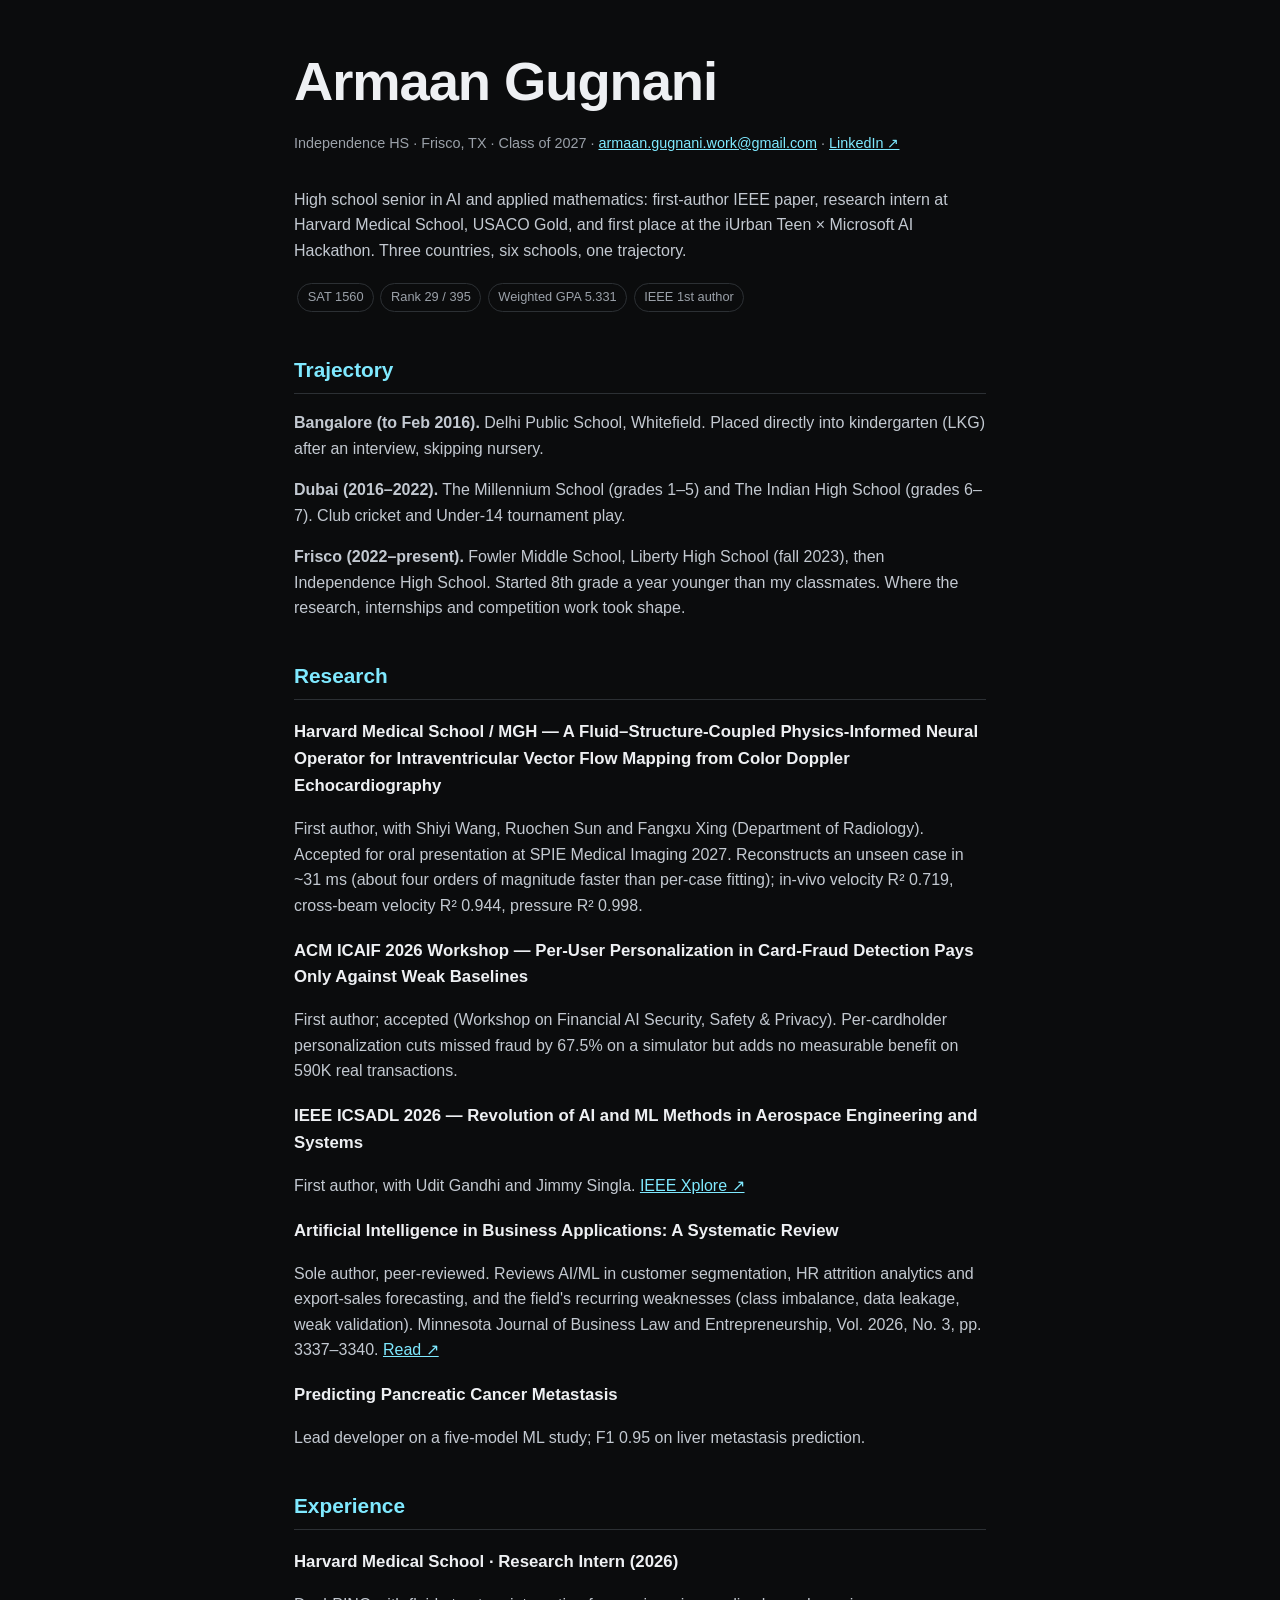
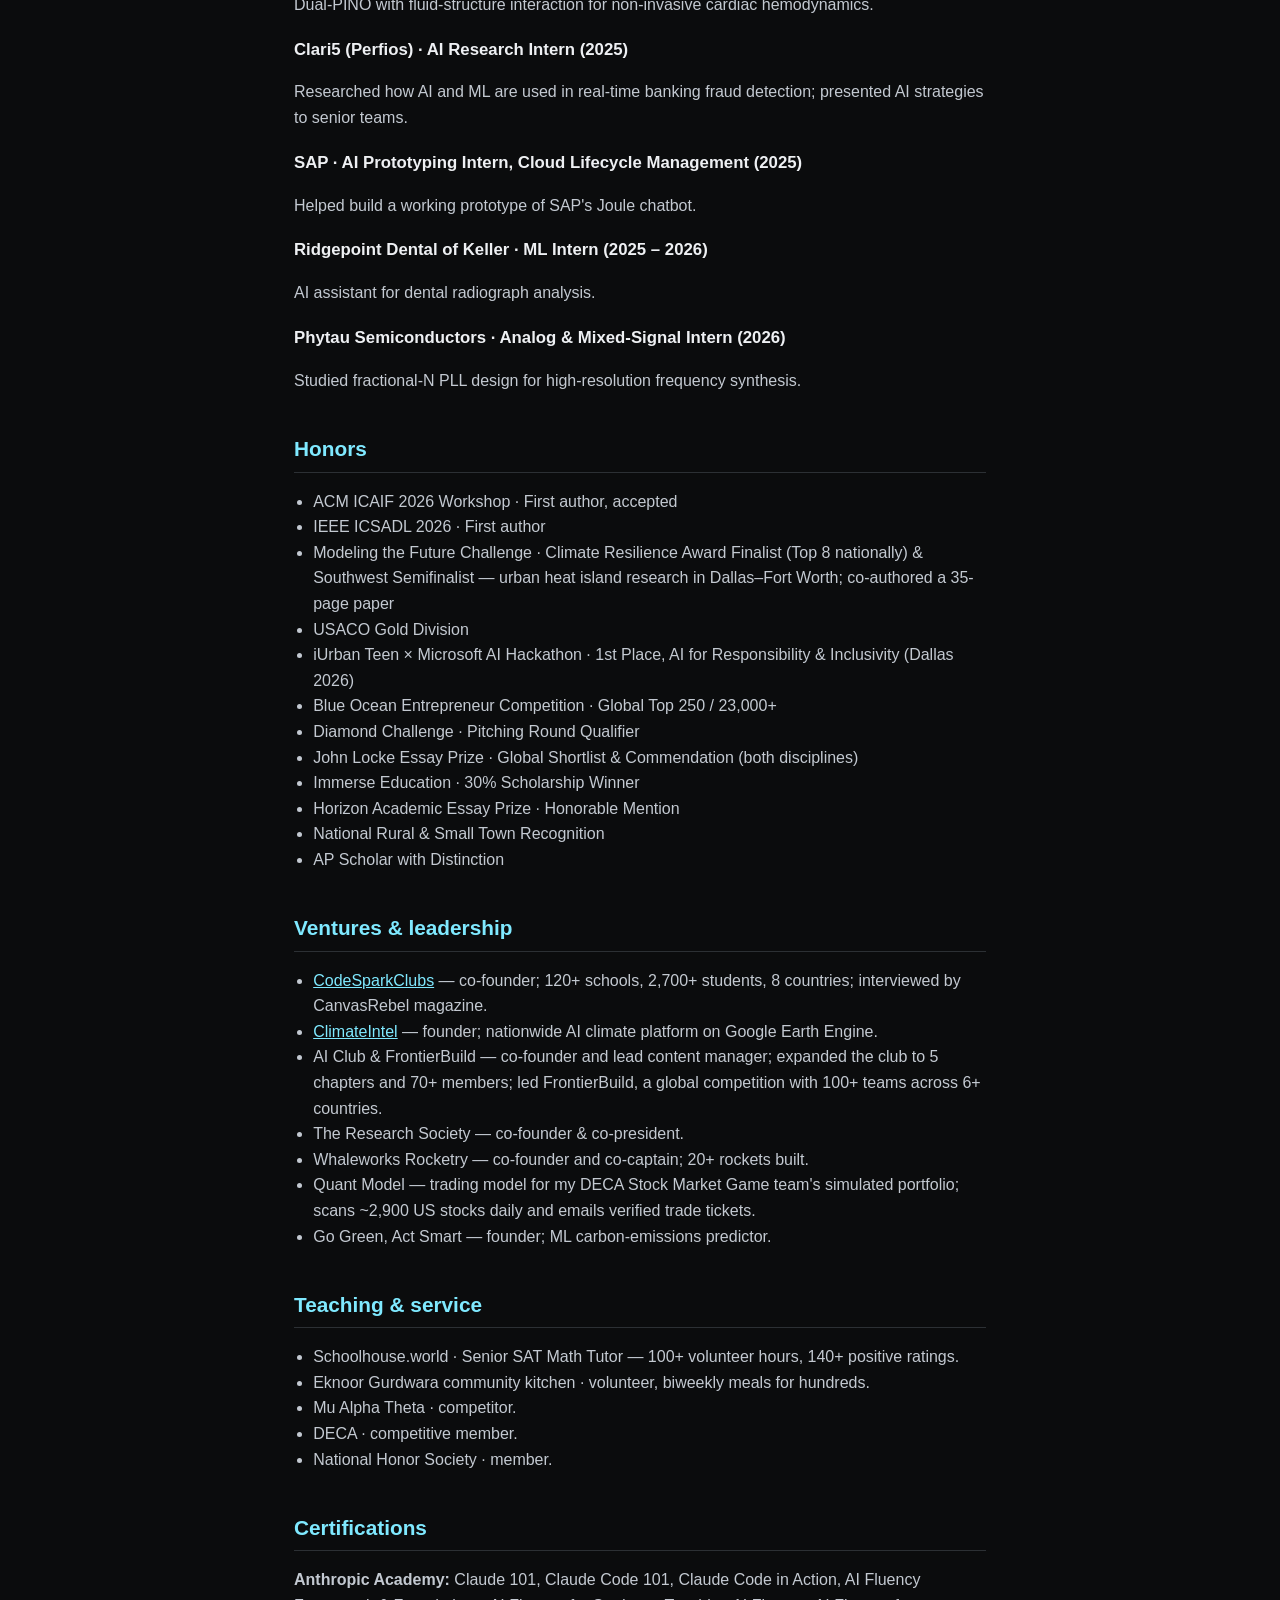
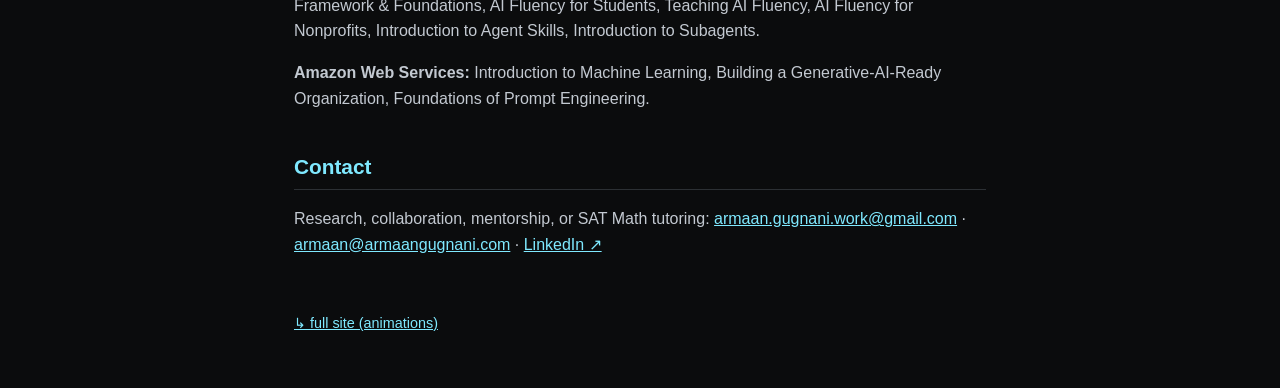
<file: lite.html>
<!doctype html>
<html lang="en">
<head>
<meta charset="utf-8">
<meta name="viewport" content="width=device-width,initial-scale=1">
<title>Armaan Gugnani — Portfolio · Light version</title>
<meta name="description" content="High school senior in AI, data, and applied mathematics. IEEE first author, Harvard Medical School research intern, USACO Gold, first place at the iUrban Teen × Microsoft AI Hackathon.">
<link rel="canonical" href="https://armaangugnani.com/">
<link rel="icon" href="assets/favicon.svg" type="image/svg+xml">
<link rel="apple-touch-icon" href="assets/apple-touch-icon.png">
<meta property="og:title" content="Armaan Gugnani — AI research, systems, and a trajectory across three countries">
<meta property="og:description" content="IEEE first author, Harvard Medical School research intern, USACO Gold, first place at the iUrban Teen × Microsoft AI Hackathon. Bangalore to Dubai to Frisco.">
<meta property="og:image" content="https://armaangugnani.com/assets/og-image.jpg">
<meta property="og:url" content="https://armaangugnani.com/">
<meta name="twitter:card" content="summary_large_image">
<style>
  :root { color-scheme: dark; }
  * { box-sizing: border-box; }
  body {
    margin: 0; padding: 2.4rem clamp(1rem, 5vw, 4rem);
    font: 16px/1.6 -apple-system, BlinkMacSystemFont, "Segoe UI", Roboto, sans-serif;
    background: #0b0c0d; color: #eef0f3; max-width: 820px; margin-inline: auto;
  }
  h1 { font-size: clamp(2rem, 6vw, 3.4rem); margin: 0 0 0.4rem; letter-spacing: -0.02em; }
  h2 { font-size: 1.3rem; margin: 2.4rem 0 0.6rem; color: #7fe9ff; border-bottom: 1px solid #2c3034; padding-bottom: 0.4rem; }
  h3 { font-size: 1.05rem; margin: 1.2rem 0 0.3rem; }
  p, li { color: #c3c9d1; }
  a { color: #7fe9ff; }
  ul { padding-left: 1.2rem; }
  .meta { font-size: 0.9rem; color: #9ba1a9; margin: 0 0 2rem; }
  .back { display: inline-block; margin-top: 2.4rem; font-size: 0.9rem; }
  .chip { display: inline-block; padding: 0.2rem 0.6rem; border: 1px solid #2c3034; border-radius: 999px; font-size: 0.8rem; margin: 0.2rem; color: #9ba1a9; }
</style>
</head>
<body>
<main>

<h1>Armaan Gugnani</h1>
<p class="meta">Independence HS · Frisco, TX · Class of 2027 · <a href="mailto:armaan.gugnani.work@gmail.com">armaan.gugnani.work@gmail.com</a> · <a href="https://www.linkedin.com/in/armaangugnani/" target="_blank" rel="noopener">LinkedIn ↗</a></p>

<p>High school senior in AI and applied mathematics: first-author IEEE paper, research intern at Harvard Medical School, USACO Gold, and first place at the iUrban Teen × Microsoft AI Hackathon. Three countries, six schools, one trajectory.</p>

<p><span class="chip">SAT 1560</span><span class="chip">Rank 29 / 395</span><span class="chip">Weighted GPA 5.331</span><span class="chip">IEEE 1st author</span></p>

<h2>Trajectory</h2>
<p><strong>Bangalore (to Feb 2016).</strong> Delhi Public School, Whitefield. Placed directly into kindergarten (LKG) after an interview, skipping nursery.</p>
<p><strong>Dubai (2016–2022).</strong> The Millennium School (grades 1–5) and The Indian High School (grades 6–7). Club cricket and Under-14 tournament play.</p>
<p><strong>Frisco (2022–present).</strong> Fowler Middle School, Liberty High School (fall 2023), then Independence High School. Started 8th grade a year younger than my classmates. Where the research, internships and competition work took shape.</p>

<h2>Research</h2>
<h3>Harvard Medical School / MGH — A Fluid–Structure-Coupled Physics-Informed Neural Operator for Intraventricular Vector Flow Mapping from Color Doppler Echocardiography</h3>
<p>First author, with Shiyi Wang, Ruochen Sun and Fangxu Xing (Department of Radiology). Accepted for oral presentation at SPIE Medical Imaging 2027. Reconstructs an unseen case in ~31 ms (about four orders of magnitude faster than per-case fitting); in-vivo velocity R² 0.719, cross-beam velocity R² 0.944, pressure R² 0.998.</p>

<h3>ACM ICAIF 2026 Workshop — Per-User Personalization in Card-Fraud Detection Pays Only Against Weak Baselines</h3>
<p>First author; accepted (Workshop on Financial AI Security, Safety &amp; Privacy). Per-cardholder personalization cuts missed fraud by 67.5% on a simulator but adds no measurable benefit on 590K real transactions.</p>

<h3>IEEE ICSADL 2026 — Revolution of AI and ML Methods in Aerospace Engineering and Systems</h3>
<p>First author, with Udit Gandhi and Jimmy Singla. <a href="https://ieeexplore.ieee.org/document/11451893/">IEEE Xplore ↗</a></p>

<h3>Artificial Intelligence in Business Applications: A Systematic Review</h3>
<p>Sole author, peer-reviewed. Reviews AI/ML in customer segmentation, HR attrition analytics and export-sales forecasting, and the field's recurring weaknesses (class imbalance, data leakage, weak validation). Minnesota Journal of Business Law and Entrepreneurship, Vol. 2026, No. 3, pp. 3337–3340. <a href="https://kommerstad.org/journal/article/view/948">Read ↗</a></p>

<h3>Predicting Pancreatic Cancer Metastasis</h3>
<p>Lead developer on a five-model ML study; F1 0.95 on liver metastasis prediction.</p>

<h2>Experience</h2>
<h3>Harvard Medical School · Research Intern (2026)</h3>
<p>Dual-PINO with fluid-structure interaction for non-invasive cardiac hemodynamics.</p>
<h3>Clari5 (Perfios) · AI Research Intern (2025)</h3>
<p>Researched how AI and ML are used in real-time banking fraud detection; presented AI strategies to senior teams.</p>
<h3>SAP · AI Prototyping Intern, Cloud Lifecycle Management (2025)</h3>
<p>Helped build a working prototype of SAP's Joule chatbot.</p>
<h3>Ridgepoint Dental of Keller · ML Intern (2025 – 2026)</h3>
<p>AI assistant for dental radiograph analysis.</p>
<h3>Phytau Semiconductors · Analog & Mixed-Signal Intern (2026)</h3>
<p>Studied fractional-N PLL design for high-resolution frequency synthesis.</p>

<h2>Honors</h2>
<ul>
  <li>ACM ICAIF 2026 Workshop · First author, accepted</li>
  <li>IEEE ICSADL 2026 · First author</li>
  <li>Modeling the Future Challenge · Climate Resilience Award Finalist (Top 8 nationally) &amp; Southwest Semifinalist — urban heat island research in Dallas–Fort Worth; co-authored a 35-page paper</li>
  <li>USACO Gold Division</li>
  <li>iUrban Teen × Microsoft AI Hackathon · 1st Place, AI for Responsibility &amp; Inclusivity (Dallas 2026)</li>
  <li>Blue Ocean Entrepreneur Competition · Global Top 250 / 23,000+</li>
  <li>Diamond Challenge · Pitching Round Qualifier</li>
  <li>John Locke Essay Prize · Global Shortlist &amp; Commendation (both disciplines)</li>
  <li>Immerse Education · 30% Scholarship Winner</li>
  <li>Horizon Academic Essay Prize · Honorable Mention</li>
  <li>National Rural &amp; Small Town Recognition</li>
  <li>AP Scholar with Distinction</li>
</ul>

<h2>Ventures &amp; leadership</h2>
<ul>
  <li><a href="https://codespark-clubs.vercel.app/">CodeSparkClubs</a> — co-founder; 120+ schools, 2,700+ students, 8 countries; interviewed by CanvasRebel magazine.</li>
  <li><a href="https://climateintel-web.onrender.com/">ClimateIntel</a> — founder; nationwide AI climate platform on Google Earth Engine.</li>
  <li>AI Club &amp; FrontierBuild — co-founder and lead content manager; expanded the club to 5 chapters and 70+ members; led FrontierBuild, a global competition with 100+ teams across 6+ countries.</li>
  <li>The Research Society — co-founder &amp; co-president.</li>
  <li>Whaleworks Rocketry — co-founder and co-captain; 20+ rockets built.</li>
  <li>Quant Model — trading model for my DECA Stock Market Game team's simulated portfolio; scans ~2,900 US stocks daily and emails verified trade tickets.</li>
  <li>Go Green, Act Smart — founder; ML carbon-emissions predictor.</li>
</ul>

<h2>Teaching &amp; service</h2>
<ul>
  <li>Schoolhouse.world · Senior SAT Math Tutor — 100+ volunteer hours, 140+ positive ratings.</li>
  <li>Eknoor Gurdwara community kitchen · volunteer, biweekly meals for hundreds.</li>
  <li>Mu Alpha Theta · competitor.</li>
  <li>DECA · competitive member.</li>
  <li>National Honor Society · member.</li>
</ul>

<h2>Certifications</h2>
<p><strong>Anthropic Academy:</strong> Claude 101, Claude Code 101, Claude Code in Action, AI Fluency Framework &amp; Foundations, AI Fluency for Students, Teaching AI Fluency, AI Fluency for Nonprofits, Introduction to Agent Skills, Introduction to Subagents.</p>
<p><strong>Amazon Web Services:</strong> Introduction to Machine Learning, Building a Generative-AI-Ready Organization, Foundations of Prompt Engineering.</p>

<h2>Contact</h2>
<p>Research, collaboration, mentorship, or SAT Math tutoring: <a href="mailto:armaan.gugnani.work@gmail.com">armaan.gugnani.work@gmail.com</a> · <a href="mailto:armaan@armaangugnani.com">armaan@armaangugnani.com</a> · <a href="https://www.linkedin.com/in/armaangugnani/" target="_blank" rel="noopener">LinkedIn ↗</a></p>

<p class="back"><a href="./?full=1">↳ full site (animations)</a></p>
</main>
</body>
</html>
</file>
<file: assets/css/fonts.css>
/* Self-hosted from Google Fonts (SIL Open Font License 1.1):
   Big Shoulders Display, Instrument Sans, JetBrains Mono.
   Browsers download only the subsets whose unicode-range a page uses. */
/* vietnamese */
@font-face {
  font-family: 'Big Shoulders Display';
  font-style: normal;
  font-weight: 600;
  font-display: swap;
  src: url(../fonts/bigshouldersdisplay-fC1_PZJEZG-e9gHhdI4-NBbfd2ys3SjJCx1cw9DuHpM.woff2) format('woff2');
  unicode-range: U+0102-0103, U+0110-0111, U+0128-0129, U+0168-0169, U+01A0-01A1, U+01AF-01B0, U+0300-0301, U+0303-0304, U+0308-0309, U+0323, U+0329, U+1EA0-1EF9, U+20AB;
}
/* latin-ext */
@font-face {
  font-family: 'Big Shoulders Display';
  font-style: normal;
  font-weight: 600;
  font-display: swap;
  src: url(../fonts/bigshouldersdisplay-fC1_PZJEZG-e9gHhdI4-NBbfd2ys3SjJCx1cwtDuHpM.woff2) format('woff2');
  unicode-range: U+0100-02BA, U+02BD-02C5, U+02C7-02CC, U+02CE-02D7, U+02DD-02FF, U+0304, U+0308, U+0329, U+1D00-1DBF, U+1E00-1E9F, U+1EF2-1EFF, U+2020, U+20A0-20AB, U+20AD-20C4, U+2113, U+2C60-2C7F, U+A720-A7FF;
}
/* latin */
@font-face {
  font-family: 'Big Shoulders Display';
  font-style: normal;
  font-weight: 600;
  font-display: swap;
  src: url(../fonts/bigshouldersdisplay-fC1_PZJEZG-e9gHhdI4-NBbfd2ys3SjJCx1czNDu.woff2) format('woff2');
  unicode-range: U+0000-00FF, U+0131, U+0152-0153, U+02BB-02BC, U+02C6, U+02DA, U+02DC, U+0304, U+0308, U+0329, U+2000-206F, U+20AC, U+2122, U+2191, U+2193, U+2212, U+2215, U+FEFF, U+FFFD;
}
/* vietnamese */
@font-face {
  font-family: 'Big Shoulders Display';
  font-style: normal;
  font-weight: 700;
  font-display: swap;
  src: url(../fonts/bigshouldersdisplay-fC1_PZJEZG-e9gHhdI4-NBbfd2ys3SjJCx1cw9DuHpM.woff2) format('woff2');
  unicode-range: U+0102-0103, U+0110-0111, U+0128-0129, U+0168-0169, U+01A0-01A1, U+01AF-01B0, U+0300-0301, U+0303-0304, U+0308-0309, U+0323, U+0329, U+1EA0-1EF9, U+20AB;
}
/* latin-ext */
@font-face {
  font-family: 'Big Shoulders Display';
  font-style: normal;
  font-weight: 700;
  font-display: swap;
  src: url(../fonts/bigshouldersdisplay-fC1_PZJEZG-e9gHhdI4-NBbfd2ys3SjJCx1cwtDuHpM.woff2) format('woff2');
  unicode-range: U+0100-02BA, U+02BD-02C5, U+02C7-02CC, U+02CE-02D7, U+02DD-02FF, U+0304, U+0308, U+0329, U+1D00-1DBF, U+1E00-1E9F, U+1EF2-1EFF, U+2020, U+20A0-20AB, U+20AD-20C4, U+2113, U+2C60-2C7F, U+A720-A7FF;
}
/* latin */
@font-face {
  font-family: 'Big Shoulders Display';
  font-style: normal;
  font-weight: 700;
  font-display: swap;
  src: url(../fonts/bigshouldersdisplay-fC1_PZJEZG-e9gHhdI4-NBbfd2ys3SjJCx1czNDu.woff2) format('woff2');
  unicode-range: U+0000-00FF, U+0131, U+0152-0153, U+02BB-02BC, U+02C6, U+02DA, U+02DC, U+0304, U+0308, U+0329, U+2000-206F, U+20AC, U+2122, U+2191, U+2193, U+2212, U+2215, U+FEFF, U+FFFD;
}
/* vietnamese */
@font-face {
  font-family: 'Big Shoulders Display';
  font-style: normal;
  font-weight: 800;
  font-display: swap;
  src: url(../fonts/bigshouldersdisplay-fC1_PZJEZG-e9gHhdI4-NBbfd2ys3SjJCx1cw9DuHpM.woff2) format('woff2');
  unicode-range: U+0102-0103, U+0110-0111, U+0128-0129, U+0168-0169, U+01A0-01A1, U+01AF-01B0, U+0300-0301, U+0303-0304, U+0308-0309, U+0323, U+0329, U+1EA0-1EF9, U+20AB;
}
/* latin-ext */
@font-face {
  font-family: 'Big Shoulders Display';
  font-style: normal;
  font-weight: 800;
  font-display: swap;
  src: url(../fonts/bigshouldersdisplay-fC1_PZJEZG-e9gHhdI4-NBbfd2ys3SjJCx1cwtDuHpM.woff2) format('woff2');
  unicode-range: U+0100-02BA, U+02BD-02C5, U+02C7-02CC, U+02CE-02D7, U+02DD-02FF, U+0304, U+0308, U+0329, U+1D00-1DBF, U+1E00-1E9F, U+1EF2-1EFF, U+2020, U+20A0-20AB, U+20AD-20C4, U+2113, U+2C60-2C7F, U+A720-A7FF;
}
/* latin */
@font-face {
  font-family: 'Big Shoulders Display';
  font-style: normal;
  font-weight: 800;
  font-display: swap;
  src: url(../fonts/bigshouldersdisplay-fC1_PZJEZG-e9gHhdI4-NBbfd2ys3SjJCx1czNDu.woff2) format('woff2');
  unicode-range: U+0000-00FF, U+0131, U+0152-0153, U+02BB-02BC, U+02C6, U+02DA, U+02DC, U+0304, U+0308, U+0329, U+2000-206F, U+20AC, U+2122, U+2191, U+2193, U+2212, U+2215, U+FEFF, U+FFFD;
}
/* vietnamese */
@font-face {
  font-family: 'Big Shoulders Display';
  font-style: normal;
  font-weight: 900;
  font-display: swap;
  src: url(../fonts/bigshouldersdisplay-fC1_PZJEZG-e9gHhdI4-NBbfd2ys3SjJCx1cw9DuHpM.woff2) format('woff2');
  unicode-range: U+0102-0103, U+0110-0111, U+0128-0129, U+0168-0169, U+01A0-01A1, U+01AF-01B0, U+0300-0301, U+0303-0304, U+0308-0309, U+0323, U+0329, U+1EA0-1EF9, U+20AB;
}
/* latin-ext */
@font-face {
  font-family: 'Big Shoulders Display';
  font-style: normal;
  font-weight: 900;
  font-display: swap;
  src: url(../fonts/bigshouldersdisplay-fC1_PZJEZG-e9gHhdI4-NBbfd2ys3SjJCx1cwtDuHpM.woff2) format('woff2');
  unicode-range: U+0100-02BA, U+02BD-02C5, U+02C7-02CC, U+02CE-02D7, U+02DD-02FF, U+0304, U+0308, U+0329, U+1D00-1DBF, U+1E00-1E9F, U+1EF2-1EFF, U+2020, U+20A0-20AB, U+20AD-20C4, U+2113, U+2C60-2C7F, U+A720-A7FF;
}
/* latin */
@font-face {
  font-family: 'Big Shoulders Display';
  font-style: normal;
  font-weight: 900;
  font-display: swap;
  src: url(../fonts/bigshouldersdisplay-fC1_PZJEZG-e9gHhdI4-NBbfd2ys3SjJCx1czNDu.woff2) format('woff2');
  unicode-range: U+0000-00FF, U+0131, U+0152-0153, U+02BB-02BC, U+02C6, U+02DA, U+02DC, U+0304, U+0308, U+0329, U+2000-206F, U+20AC, U+2122, U+2191, U+2193, U+2212, U+2215, U+FEFF, U+FFFD;
}
/* latin-ext */
@font-face {
  font-family: 'Instrument Sans';
  font-style: italic;
  font-weight: 400;
  font-stretch: 100%;
  font-display: swap;
  src: url(../fonts/instrumentsans-pxigypc9vsFDm051Uf6KVwgkfoSbSnNPooZAN0lInHGpCWNE27lgU-XJojENuu-2oyAH297Y.woff2) format('woff2');
  unicode-range: U+0100-02BA, U+02BD-02C5, U+02C7-02CC, U+02CE-02D7, U+02DD-02FF, U+0304, U+0308, U+0329, U+1D00-1DBF, U+1E00-1E9F, U+1EF2-1EFF, U+2020, U+20A0-20AB, U+20AD-20C4, U+2113, U+2C60-2C7F, U+A720-A7FF;
}
/* latin */
@font-face {
  font-family: 'Instrument Sans';
  font-style: italic;
  font-weight: 400;
  font-stretch: 100%;
  font-display: swap;
  src: url(../fonts/instrumentsans-pxigypc9vsFDm051Uf6KVwgkfoSbSnNPooZAN0lInHGpCWNE27lgU-XJojENuu-2oy4H2w.woff2) format('woff2');
  unicode-range: U+0000-00FF, U+0131, U+0152-0153, U+02BB-02BC, U+02C6, U+02DA, U+02DC, U+0304, U+0308, U+0329, U+2000-206F, U+20AC, U+2122, U+2191, U+2193, U+2212, U+2215, U+FEFF, U+FFFD;
}
/* latin-ext */
@font-face {
  font-family: 'Instrument Sans';
  font-style: normal;
  font-weight: 400 600;
  font-stretch: 100%;
  font-display: swap;
  src: url(../fonts/instrumentsans-pxiTypc9vsFDm051Uf6KVwgkfoSxQ0GsQv8ToedPibnr0She1YmV.woff2) format('woff2');
  unicode-range: U+0100-02BA, U+02BD-02C5, U+02C7-02CC, U+02CE-02D7, U+02DD-02FF, U+0304, U+0308, U+0329, U+1D00-1DBF, U+1E00-1E9F, U+1EF2-1EFF, U+2020, U+20A0-20AB, U+20AD-20C4, U+2113, U+2C60-2C7F, U+A720-A7FF;
}
/* latin */
@font-face {
  font-family: 'Instrument Sans';
  font-style: normal;
  font-weight: 400 600;
  font-stretch: 100%;
  font-display: swap;
  src: url(../fonts/instrumentsans-pxiTypc9vsFDm051Uf6KVwgkfoSxQ0GsQv8ToedPibnr0SZe1Q.woff2) format('woff2');
  unicode-range: U+0000-00FF, U+0131, U+0152-0153, U+02BB-02BC, U+02C6, U+02DA, U+02DC, U+0304, U+0308, U+0329, U+2000-206F, U+20AC, U+2122, U+2191, U+2193, U+2212, U+2215, U+FEFF, U+FFFD;
}
/* cyrillic-ext */
@font-face {
  font-family: 'JetBrains Mono';
  font-style: normal;
  font-weight: 400;
  font-display: swap;
  src: url(../fonts/jetbrainsmono-tDbv2o-flEEny0FZhsfKu5WU4zr3E_BX0PnT8RD8yKwBNntkaToggR7BYRbKPx3cwhsk.woff2) format('woff2');
  unicode-range: U+0460-052F, U+1C80-1C8A, U+20B4, U+2DE0-2DFF, U+A640-A69F, U+FE2E-FE2F;
}
/* cyrillic */
@font-face {
  font-family: 'JetBrains Mono';
  font-style: normal;
  font-weight: 400;
  font-display: swap;
  src: url(../fonts/jetbrainsmono-tDbv2o-flEEny0FZhsfKu5WU4zr3E_BX0PnT8RD8yKwBNntkaToggR7BYRbKPxTcwhsk.woff2) format('woff2');
  unicode-range: U+0301, U+0400-045F, U+0490-0491, U+04B0-04B1, U+2116;
}
/* greek */
@font-face {
  font-family: 'JetBrains Mono';
  font-style: normal;
  font-weight: 400;
  font-display: swap;
  src: url(../fonts/jetbrainsmono-tDbv2o-flEEny0FZhsfKu5WU4zr3E_BX0PnT8RD8yKwBNntkaToggR7BYRbKPxPcwhsk.woff2) format('woff2');
  unicode-range: U+0370-0377, U+037A-037F, U+0384-038A, U+038C, U+038E-03A1, U+03A3-03FF;
}
/* vietnamese */
@font-face {
  font-family: 'JetBrains Mono';
  font-style: normal;
  font-weight: 400;
  font-display: swap;
  src: url(../fonts/jetbrainsmono-tDbv2o-flEEny0FZhsfKu5WU4zr3E_BX0PnT8RD8yKwBNntkaToggR7BYRbKPx_cwhsk.woff2) format('woff2');
  unicode-range: U+0102-0103, U+0110-0111, U+0128-0129, U+0168-0169, U+01A0-01A1, U+01AF-01B0, U+0300-0301, U+0303-0304, U+0308-0309, U+0323, U+0329, U+1EA0-1EF9, U+20AB;
}
/* latin-ext */
@font-face {
  font-family: 'JetBrains Mono';
  font-style: normal;
  font-weight: 400;
  font-display: swap;
  src: url(../fonts/jetbrainsmono-tDbv2o-flEEny0FZhsfKu5WU4zr3E_BX0PnT8RD8yKwBNntkaToggR7BYRbKPx7cwhsk.woff2) format('woff2');
  unicode-range: U+0100-02BA, U+02BD-02C5, U+02C7-02CC, U+02CE-02D7, U+02DD-02FF, U+0304, U+0308, U+0329, U+1D00-1DBF, U+1E00-1E9F, U+1EF2-1EFF, U+2020, U+20A0-20AB, U+20AD-20C4, U+2113, U+2C60-2C7F, U+A720-A7FF;
}
/* latin */
@font-face {
  font-family: 'JetBrains Mono';
  font-style: normal;
  font-weight: 400;
  font-display: swap;
  src: url(../fonts/jetbrainsmono-tDbv2o-flEEny0FZhsfKu5WU4zr3E_BX0PnT8RD8yKwBNntkaToggR7BYRbKPxDcwg.woff2) format('woff2');
  unicode-range: U+0000-00FF, U+0131, U+0152-0153, U+02BB-02BC, U+02C6, U+02DA, U+02DC, U+0304, U+0308, U+0329, U+2000-206F, U+20AC, U+2122, U+2191, U+2193, U+2212, U+2215, U+FEFF, U+FFFD;
}
/* cyrillic-ext */
@font-face {
  font-family: 'JetBrains Mono';
  font-style: normal;
  font-weight: 500;
  font-display: swap;
  src: url(../fonts/jetbrainsmono-tDbv2o-flEEny0FZhsfKu5WU4zr3E_BX0PnT8RD8yKwBNntkaToggR7BYRbKPx3cwhsk.woff2) format('woff2');
  unicode-range: U+0460-052F, U+1C80-1C8A, U+20B4, U+2DE0-2DFF, U+A640-A69F, U+FE2E-FE2F;
}
/* cyrillic */
@font-face {
  font-family: 'JetBrains Mono';
  font-style: normal;
  font-weight: 500;
  font-display: swap;
  src: url(../fonts/jetbrainsmono-tDbv2o-flEEny0FZhsfKu5WU4zr3E_BX0PnT8RD8yKwBNntkaToggR7BYRbKPxTcwhsk.woff2) format('woff2');
  unicode-range: U+0301, U+0400-045F, U+0490-0491, U+04B0-04B1, U+2116;
}
/* greek */
@font-face {
  font-family: 'JetBrains Mono';
  font-style: normal;
  font-weight: 500;
  font-display: swap;
  src: url(../fonts/jetbrainsmono-tDbv2o-flEEny0FZhsfKu5WU4zr3E_BX0PnT8RD8yKwBNntkaToggR7BYRbKPxPcwhsk.woff2) format('woff2');
  unicode-range: U+0370-0377, U+037A-037F, U+0384-038A, U+038C, U+038E-03A1, U+03A3-03FF;
}
/* vietnamese */
@font-face {
  font-family: 'JetBrains Mono';
  font-style: normal;
  font-weight: 500;
  font-display: swap;
  src: url(../fonts/jetbrainsmono-tDbv2o-flEEny0FZhsfKu5WU4zr3E_BX0PnT8RD8yKwBNntkaToggR7BYRbKPx_cwhsk.woff2) format('woff2');
  unicode-range: U+0102-0103, U+0110-0111, U+0128-0129, U+0168-0169, U+01A0-01A1, U+01AF-01B0, U+0300-0301, U+0303-0304, U+0308-0309, U+0323, U+0329, U+1EA0-1EF9, U+20AB;
}
/* latin-ext */
@font-face {
  font-family: 'JetBrains Mono';
  font-style: normal;
  font-weight: 500;
  font-display: swap;
  src: url(../fonts/jetbrainsmono-tDbv2o-flEEny0FZhsfKu5WU4zr3E_BX0PnT8RD8yKwBNntkaToggR7BYRbKPx7cwhsk.woff2) format('woff2');
  unicode-range: U+0100-02BA, U+02BD-02C5, U+02C7-02CC, U+02CE-02D7, U+02DD-02FF, U+0304, U+0308, U+0329, U+1D00-1DBF, U+1E00-1E9F, U+1EF2-1EFF, U+2020, U+20A0-20AB, U+20AD-20C4, U+2113, U+2C60-2C7F, U+A720-A7FF;
}
/* latin */
@font-face {
  font-family: 'JetBrains Mono';
  font-style: normal;
  font-weight: 500;
  font-display: swap;
  src: url(../fonts/jetbrainsmono-tDbv2o-flEEny0FZhsfKu5WU4zr3E_BX0PnT8RD8yKwBNntkaToggR7BYRbKPxDcwg.woff2) format('woff2');
  unicode-range: U+0000-00FF, U+0131, U+0152-0153, U+02BB-02BC, U+02C6, U+02DA, U+02DC, U+0304, U+0308, U+0329, U+2000-206F, U+20AC, U+2122, U+2191, U+2193, U+2212, U+2215, U+FEFF, U+FFFD;
}
</file>
<file: assets/css/site.css>
/* ============================================================
   armaangugnani.com — motion system styles
   Metaphor: signal. A trajectory from BLR → DXB → DFW,
   now converging on AI research and systems. Matte dark panels,
   brushed trim, two coloured accents (cyan live-signal / ember
   warm), one easing family, one grain sheet across everything.
   ============================================================ */

:root {
  --void: #070809;
  --graphite: #101214;
  --carbon: #16181b;
  --panel: #1a1d20;
  --edge: #2c3034;
  --edge-soft: #202327;
  --steel: #9ba1a9;
  --steel-dim: #80868f;   /* ≥4.6:1 on void/graphite/carbon/panel */
  --paper: #eef0f3;

  --trim: #c3c9d1;
  --trim-hi: #eef0f3;
  --trim-lo: #79808a;
  --grad-trim: linear-gradient(100deg, var(--trim-hi), var(--trim) 45%, var(--trim-lo));

  /* two live colours. plasma = live signal (cyan). ember = warm accent / origin. */
  --plasma: #7fe9ff;
  --plasma-hi: #c0f4ff;
  --plasma-lo: #3fa5b8;
  --grad-plasma: linear-gradient(100deg, var(--plasma-hi), var(--plasma));
  --ember: #e04a2c;
  --ember-hi: #ff8a45;
  --ember-text: #f0613f;  /* ember for small text: ≥5.2:1 on every surface */
  --grad-ember: linear-gradient(100deg, var(--ember-hi), var(--ember));

  --grain: url("data:image/svg+xml,%3Csvg xmlns='http://www.w3.org/2000/svg' width='160' height='160'%3E%3Cfilter id='n'%3E%3CfeTurbulence type='fractalNoise' baseFrequency='0.82' numOctaves='3' stitchTiles='stitch'/%3E%3C/filter%3E%3Crect width='160' height='160' filter='url(%23n)' opacity='0.55'/%3E%3C/svg%3E");

  --gutter: clamp(1.25rem, 5vw, 5rem);
  --rail-w: 1px;
  --radius: 14px;

  --font-display: "Big Shoulders Display", "Haettenschweiler", Impact, sans-serif;
  --font-body: "Instrument Sans", -apple-system, BlinkMacSystemFont, sans-serif;
  --font-mono: "JetBrains Mono", ui-monospace, "SF Mono", Menlo, monospace;

  --ease-out: cubic-bezier(0.16, 1, 0.3, 1);
  --ease-inout: cubic-bezier(0.76, 0, 0.24, 1);
}

/* ---------- reset ---------- */
*, *::before, *::after { box-sizing: border-box; }
html, body { margin: 0; padding: 0; }
img, svg { display: block; max-width: 100%; }
button, input, select, textarea { font: inherit; color: inherit; }
button { cursor: pointer; background: none; border: 0; }
ul, ol { list-style: none; margin: 0; padding: 0; }
a { color: inherit; text-decoration: none; }

/* ---------- base ---------- */
html { background: var(--void); color: var(--paper); scroll-behavior: auto; -webkit-text-size-adjust: 100%; overflow-x: clip; }
html.lenis, html.lenis body { height: auto; }
.lenis.lenis-smooth { scroll-behavior: auto !important; }
.lenis.lenis-smooth [data-lenis-prevent] { overscroll-behavior: contain; }

body {
  font-family: var(--font-body);
  font-size: clamp(15px, 1.05vw, 17px);
  line-height: 1.55;
  background: var(--void);
  color: var(--paper);
  overflow-x: clip;
  position: relative;
  min-height: 100vh;
}

/* grain across everything, pinned to viewport */
body::before {
  content: "";
  position: fixed; inset: 0;
  background-image: var(--grain);
  background-size: 160px 160px;
  opacity: 0.05;
  pointer-events: none;
  z-index: 200;
}
/* edge vignette */
body::after {
  content: "";
  position: fixed; inset: 0;
  background: radial-gradient(ellipse at center, transparent 65%, rgba(0,0,0,0.35) 100%);
  pointer-events: none;
  z-index: 199;
}
@media (max-width: 900px) { body::after { display: none; } }

::selection { background: var(--plasma); color: var(--void); }

.sr-only {
  position: absolute !important;
  width: 1px; height: 1px;
  padding: 0; margin: -1px;
  overflow: hidden;
  clip: rect(0 0 0 0);
  white-space: nowrap;
  border: 0;
}
.skip-link {
  position: fixed; top: 0.8rem; left: 0.8rem;
  z-index: 2000;
  padding: 0.7rem 1rem;
  background: var(--paper); color: var(--void);
  border-radius: 8px;
  font-family: var(--font-mono);
  font-size: 0.8rem;
  letter-spacing: 0.08em;
  transform: translateY(-160%);
  transition: transform 0.25s var(--ease-out);
}
.skip-link:focus { transform: none; }
:focus-visible {
  outline: 2px solid var(--plasma);
  outline-offset: 3px;
  border-radius: 4px;
}
/* sections receive focus programmatically after an in-page jump */
main [tabindex="-1"]:focus, main:focus { outline: none; }
html { scroll-padding-top: 5.5rem; }

/* ---------- typography ---------- */
.display {
  font-family: var(--font-display);
  font-weight: 700;
  letter-spacing: -0.02em;
  line-height: 0.95;
}
.eyebrow {
  font-family: var(--font-mono);
  font-size: 0.72rem;
  letter-spacing: 0.16em;
  text-transform: uppercase;
  color: var(--steel);
  display: inline-flex;
  align-items: center;
  gap: 0.6em;
  margin: 0 0 1.2rem;
}
.eyebrow i {
  width: 24px; height: 1px; background: var(--ember); display: inline-block;
}

.section__inner, .section__head { padding: 0 var(--gutter); max-width: 1400px; margin: 0 auto; }
.section__head { padding-block: clamp(4rem, 10vw, 8rem) 2.4rem; max-width: 1200px; }
.section__title {
  font-size: clamp(2.4rem, 7vw, 6rem);
  margin: 0 0 1.2rem;
  color: var(--paper);
  background: var(--grad-trim);
  -webkit-background-clip: text;
  background-clip: text;
  color: transparent;
}
.section__title.is-split {
  background: none;
  -webkit-background-clip: border-box;
  background-clip: border-box;
  color: var(--paper);
}
.section__lede {
  max-width: 60ch;
  color: var(--steel);
  font-size: clamp(1rem, 1.2vw, 1.14rem);
  margin: 0;
}

/* split-type helpers */
.split-vis { display: block; }
.char { display: inline-block; }

/* ---------- buttons ---------- */
.btn {
  position: relative;
  display: inline-flex;
  align-items: center;
  justify-content: center;
  padding: 0.95rem 1.6rem;
  border: 1px solid var(--edge);
  border-radius: 999px;
  font-family: var(--font-mono);
  font-size: 0.78rem;
  letter-spacing: 0.12em;
  text-transform: uppercase;
  color: var(--paper);
  transition: border-color 0.4s var(--ease-out), background-color 0.4s var(--ease-out);
  isolation: isolate;
  overflow: hidden;
}
.btn::before {
  content: "";
  position: absolute; inset: 0;
  background: linear-gradient(100deg, rgba(127,233,255,0.18), rgba(224,74,44,0.14));
  opacity: 0;
  transition: opacity 0.45s var(--ease-out);
  z-index: -1;
}
.btn:hover { border-color: var(--trim); }
.btn:hover::before { opacity: 1; }
.btn--primary { background: var(--paper); color: var(--void); border-color: var(--paper); }
.btn--primary::before { background: linear-gradient(100deg, var(--plasma-hi), var(--ember-hi)); }
.btn--primary:hover { color: var(--void); }
.btn--ghost { background: transparent; }

/* ---------- nav ---------- */
.nav {
  position: fixed; top: 0; left: 0; right: 0;
  z-index: 100;
  display: flex;
  align-items: center;
  justify-content: space-between;
  padding: 1rem var(--gutter);
  transition: background-color 0.35s var(--ease-out), backdrop-filter 0.35s var(--ease-out), border-color 0.35s var(--ease-out);
  border-bottom: 1px solid transparent;
}
.nav.is-stuck {
  background: rgba(7,8,9,0.75);
  backdrop-filter: blur(14px) saturate(140%);
  -webkit-backdrop-filter: blur(14px) saturate(140%);
  border-bottom-color: var(--edge-soft);
}
.nav__brand {
  display: inline-flex;
  align-items: center;
  gap: 0.7rem;
  font-family: var(--font-mono);
  font-size: 0.86rem;
  letter-spacing: 0.08em;
}
.nav__mark {
  display: inline-grid;
  place-items: center;
  width: 32px; height: 32px;
  border: 1px solid var(--trim);
  border-radius: 7px;
  font-family: var(--font-display);
  font-weight: 800;
  font-size: 0.72rem;
  background: var(--carbon);
  color: var(--trim-hi);
}
.nav__links {
  display: flex;
  gap: 1.6rem;
  font-family: var(--font-mono);
  font-size: 0.78rem;
  letter-spacing: 0.08em;
}
.nav__links a {
  position: relative;
  color: var(--steel);
  transition: color 0.3s var(--ease-out);
}
.nav__links a::after {
  content: ""; position: absolute; left: 0; right: 0; bottom: -8px;
  height: 1px; background: var(--plasma); transform: scaleX(0); transform-origin: left;
  transition: transform 0.4s var(--ease-out);
}
.nav__links a:hover { color: var(--paper); }
.nav__links a:hover::after { transform: scaleX(1); }
.nav__end { display: flex; align-items: center; gap: 0.6rem; }
.nav__motion {
  display: inline-flex; align-items: center; justify-content: center; gap: 0.5rem;
  min-width: 44px; min-height: 44px;
  padding: 0.6rem 0.9rem;
  border: 1px solid var(--edge);
  border-radius: 999px;
  font-family: var(--font-mono);
  font-size: 0.7rem;
  letter-spacing: 0.12em;
  text-transform: uppercase;
  color: var(--steel);
  background: rgba(16,18,20,0.6);
  transition: color 0.3s, border-color 0.3s;
}
.nav__motion:hover { color: var(--paper); border-color: var(--trim); }
.nav__motion i {
  width: 8px; height: 10px;
  border-left: 2px solid currentColor;
  border-right: 2px solid currentColor;
}
.nav__motion[aria-pressed="true"] i {
  width: 0; height: 0;
  border-left: 8px solid currentColor;
  border-top: 5px solid transparent;
  border-bottom: 5px solid transparent;
  border-right: 0;
}
.nav__motion[hidden] { display: none; }
.nav__cta {
  display: inline-flex;
  padding: 0.65rem 1.1rem;
  border: 1px solid var(--trim);
  border-radius: 999px;
  font-family: var(--font-mono);
  font-size: 0.75rem;
  letter-spacing: 0.12em;
  text-transform: uppercase;
  color: var(--paper);
  background: var(--carbon);
}
.nav__cta:hover { background: var(--paper); color: var(--void); border-color: var(--paper); }
.nav__brand { white-space: nowrap; flex-shrink: 0; }
@media (max-width: 1240px) {
  .nav__links { gap: 1.1rem; font-size: 0.72rem; }
  .nav__motion { padding: 0.6rem 0.75rem; }
  .nav__motion span { position: absolute; width: 1px; height: 1px; overflow: hidden; clip: rect(0 0 0 0); white-space: nowrap; }
}
.nav__menu {
  display: none;
  align-items: center; justify-content: center; gap: 0.5rem;
  min-width: 44px; min-height: 44px;
  padding: 0 0.85rem;
  border: 1px solid var(--edge);
  border-radius: 999px;
  font-family: var(--font-mono);
  font-size: 0.7rem;
  letter-spacing: 0.12em;
  text-transform: uppercase;
  color: var(--paper);
  background: rgba(16,18,20,0.6);
}
.nav__menu i {
  width: 14px; height: 8px;
  border-top: 2px solid currentColor;
  border-bottom: 2px solid currentColor;
  transition: transform 0.3s var(--ease-out);
}
.nav__menu[aria-expanded="true"] i { transform: scaleY(0.25); }
@media (max-width: 1000px) {
  .nav:not(.nav--menu) { flex-wrap: wrap; row-gap: 0.6rem; }
  .nav:not(.nav--menu) .nav__links { order: 3; flex: 0 0 100%; flex-wrap: wrap; }
  .nav--menu .nav__links { display: none; }
  .nav--menu .nav__menu { display: inline-flex; }
  .nav--menu.is-open { background: rgba(7,8,9,0.96); border-bottom-color: var(--edge-soft); }
  .nav--menu.is-open .nav__links {
    display: flex;
    flex-direction: column;
    gap: 0;
    position: absolute;
    top: 100%; left: 0; right: 0;
    padding: 0.4rem var(--gutter) 1.2rem;
    background: rgba(7,8,9,0.96);
    border-bottom: 1px solid var(--edge-soft);
    font-size: 0.9rem;
    max-height: calc(100vh - 76px);
    max-height: calc(100dvh - 76px);
    overflow-y: auto;
    overscroll-behavior: contain;
  }
  .nav--menu.is-open .nav__links a {
    padding: 0.95rem 0;
    border-bottom: 1px solid var(--edge-soft);
    color: var(--paper);
  }
  .nav--menu.is-open .nav__links a::after { display: none; }
}
@media (max-width: 420px) { .nav__menu span { position: absolute; width: 1px; height: 1px; overflow: hidden; clip: rect(0 0 0 0); white-space: nowrap; } }
@media (max-width: 480px) {
  .nav__name { display: none; }
}

/* ---------- rail (through-line) ---------- */
.rail {
  position: fixed; top: 0; bottom: 0;
  left: max(1rem, calc(var(--gutter) * 0.4));
  width: 1px;
  background: linear-gradient(to bottom, transparent, var(--edge-soft) 10%, var(--edge-soft) 90%, transparent);
  z-index: 90;
  pointer-events: none;
}
.rail i {
  position: absolute; top: 0; left: -0.5px;
  width: 2px; height: 0;
  background: linear-gradient(to bottom, var(--plasma), var(--ember));
  box-shadow: 0 0 var(--glow, 10px) var(--plasma);
}
@media (max-width: 700px) { .rail { display: none; } }

/* ---------- pathfinder (BLR/DXB/DFW indicator) ---------- */
.pathfinder {
  position: fixed; bottom: 1.2rem; right: 1.2rem;
  z-index: 90;
  pointer-events: none;
}
.pathfinder ol {
  display: flex;
  gap: 0.4rem;
  padding: 0.5rem 0.7rem;
  background: rgba(16,18,20,0.92);
  border: 1px solid var(--edge-soft);
  border-radius: 999px;
}
.pathfinder li {
  display: inline-flex; align-items: center;
  font-family: var(--font-mono);
  font-size: 0.68rem;
  letter-spacing: 0.1em;
  color: var(--steel-dim);
  transition: color 0.4s var(--ease-out);
  padding: 0.15rem 0.4rem;
  border-radius: 999px;
}
.pathfinder li b { color: var(--trim-lo); font-weight: 500; transition: color 0.4s var(--ease-out); }
.pathfinder li span { display: none; }
.pathfinder li.is-live { color: var(--paper); background: rgba(127,233,255,0.08); }
.pathfinder li.is-live b { color: var(--plasma); text-shadow: 0 0 10px var(--plasma); }
@media (max-width: 820px) { .pathfinder { display: none; } }

/* ---------- spark field canvas ---------- */
.field {
  position: fixed; inset: 0;
  z-index: 1;
  pointer-events: none;
  opacity: 0.55;
}

/* ---------- aperture cursor ---------- */
.cursor {
  position: fixed; top: 0; left: 0;
  width: 32px; height: 32px;
  border: 1px solid var(--trim);
  border-radius: 50%;
  pointer-events: none;
  mix-blend-mode: difference;
  z-index: 400;
  opacity: 0;
  transition: width 0.35s var(--ease-out), height 0.35s var(--ease-out), border-color 0.3s;
  backdrop-filter: invert(1);
}
.cursor.is-live { opacity: 1; }
.cursor.is-link { width: 60px; height: 60px; border-color: var(--plasma); }
.cursor.is-aperture { width: 10px; height: 10px; background: var(--plasma); border-color: var(--plasma); }
@media (pointer: coarse) { .cursor { display: none; } }

/* ---------- cold boot preloader ---------- */
.boot {
  position: fixed; inset: 0; z-index: 1000;
  background: var(--void);
  display: grid; place-items: center;
  clip-path: circle(140% at 50% 50%);
}
.boot__inner {
  width: min(520px, 86vw);
  padding: 2rem;
  text-align: left;
  font-family: var(--font-mono);
  color: var(--steel);
}
.boot__brand { display: flex; align-items: center; gap: 0.6rem; margin-bottom: 1.4rem; }
.boot__brand span {
  display: inline-grid; place-items: center;
  width: 32px; height: 32px;
  border: 1px solid var(--trim);
  border-radius: 7px;
  font-family: var(--font-display);
  font-weight: 800;
  font-size: 0.78rem;
  color: var(--trim-hi);
}
.boot__brand i { flex: 1; height: 1px; background: var(--edge); }
.boot__log { min-height: 112px; font-size: 0.78rem; line-height: 1.75; color: var(--trim-lo); }
.boot__log b { color: var(--plasma); font-weight: 500; }
.boot__meter { display: flex; align-items: center; gap: 1rem; margin-top: 0.8rem; }
.boot__bar { flex: 1; height: 2px; background: var(--edge); position: relative; overflow: hidden; }
.boot__bar i {
  position: absolute; inset: 0;
  background: linear-gradient(90deg, var(--plasma), var(--ember));
  transform: scaleX(0); transform-origin: left;
}
.boot__count {
  font-size: 0.72rem;
  letter-spacing: 0.15em;
  color: var(--trim);
}
.boot__sig {
  margin-top: 1.6rem;
  font-size: 0.68rem;
  letter-spacing: 0.2em;
  text-transform: uppercase;
  color: var(--steel-dim);
}

/* ---------- hero ---------- */
.hero {
  position: relative;
  min-height: 100vh;
  padding: 7rem var(--gutter) 3rem;
  display: flex;
  flex-direction: column;
  justify-content: center;
  overflow: hidden;
}
.hero__stage {
  position: relative;
  width: 100%;
  max-width: 1600px;
  margin: 0 auto;
}
.hero__eyebrow {
  font-family: var(--font-mono);
  font-size: 0.74rem;
  letter-spacing: 0.16em;
  text-transform: uppercase;
  color: var(--steel);
  display: inline-flex;
  align-items: center;
  gap: 0.8rem;
  margin: 0 0 1.6rem;
}
.hero__eyebrow i { width: 32px; height: 1px; background: var(--ember); display: inline-block; }

.hero__mark { position: relative; }
/* z-index: once the scroll fade drops the h1 below opacity 1 it becomes a stacking
   context, and without this the plate (z 1) would paint over the name. */
.hero__wordmark {
  position: relative;
  z-index: 2;
  pointer-events: none;
  display: block;
  margin: 0;
  text-align: center;
  letter-spacing: -0.04em;
  color: var(--trim-hi);
}
.hero__word {
  display: block;
  font-family: var(--font-display);
  font-weight: 900;
  font-size: clamp(4.5rem, 22vw, 20rem);
  line-height: 0.82;
  letter-spacing: -0.02em;
  background: var(--grad-trim);
  -webkit-background-clip: text;
  background-clip: text;
  color: transparent;
  position: relative;
  z-index: 2;
  text-transform: uppercase;
  /* the name sits on top of the plate; let the cursor reach the aperture */
  pointer-events: none;
}
.hero__word--back {
  text-align: left;
  padding-left: 0;
}
.hero__word--front {
  text-align: right;
  margin-top: -0.16em;
  padding-right: 0;
}

.hero__figure {
  position: absolute;
  inset: 0;
  margin: auto;
  width: min(820px, 72vw);
  height: calc(min(820px, 72vw) * 7 / 12);
  z-index: 1;
  pointer-events: auto;
  will-change: transform;
  border-radius: var(--radius);
  overflow: hidden;
  border: 1px solid var(--edge);
  background: var(--carbon);
  box-shadow: 0 50px 120px -40px rgba(0,0,0,0.9), inset 0 0 0 1px rgba(255,255,255,0.02);
}
.hero__hint {
  text-align: center;
  margin: 1.6rem 0 0;
  font-family: var(--font-mono);
  font-size: 0.78rem;
  letter-spacing: 0.14em;
  color: var(--steel);
  position: relative;
  z-index: 3;
}
.hero__hint b { color: var(--plasma); margin-right: 0.4rem; }

.hero__foot {
  margin-top: 3rem;
  display: grid;
  grid-template-columns: 1.4fr 1fr;
  gap: 2.4rem;
  align-items: end;
  position: relative;
  z-index: 3;
}
.hero__lede { margin: 0; max-width: 46ch; color: var(--steel); font-size: clamp(1rem, 1.15vw, 1.14rem); }
.hero__lede b { color: var(--paper); }
.hero__ctas { display: flex; gap: 0.8rem; margin-top: 1.4rem; flex-wrap: wrap; }

.hero__stats {
  display: grid;
  grid-template-columns: repeat(4, minmax(0, 1fr));
  gap: 1rem;
  margin: 0;
  border-top: 1px solid var(--edge-soft);
  padding-top: 1.2rem;
}
.hero__stats div { display: grid; gap: 0.2rem; }
.hero__stats dt {
  font-family: var(--font-mono);
  font-size: 0.68rem;
  letter-spacing: 0.14em;
  text-transform: uppercase;
  color: var(--steel-dim);
}
.hero__stats dd {
  margin: 0;
  font-family: var(--font-display);
  font-size: clamp(1.4rem, 2vw, 2rem);
  font-weight: 800;
  color: var(--paper);
  letter-spacing: -0.02em;
}

@media (max-width: 900px) {
  .hero__foot { grid-template-columns: 1fr; gap: 1.6rem; }
  .hero__stats { grid-template-columns: repeat(2, 1fr); }
  .hero__word--back { text-align: center; padding: 0; }
  .hero__word--front { text-align: center; padding: 0; }
}

/* ---------- aperture reveal layers (shared) ---------- */
.aperture__base, .aperture__hover {
  position: absolute; inset: 0; width: 100%; height: 100%;
}
.aperture__base { display: block; }
.aperture__base > svg { width: 100%; height: 100%; display: block; }
.aperture__hover {
  z-index: 2;
  pointer-events: none;
  -webkit-mask-image: radial-gradient(circle 0px at 50% 50%, #000 0%, transparent 100%);
          mask-image: radial-gradient(circle 0px at 50% 50%, #000 0%, transparent 100%);
}
.aperture__hover > svg { width: 100%; height: 100%; }

/* ---------- marquee ---------- */
.marquee {
  overflow: hidden;
  border-block: 1px solid var(--edge-soft);
  padding: 1.4rem 0;
  background: linear-gradient(180deg, rgba(16,18,20,0.6), transparent);
  margin-top: 2rem;
}
.marquee__track {
  display: inline-flex;
  gap: 2.4rem;
  padding-left: 2.4rem;
  font-family: var(--font-mono);
  text-transform: uppercase;
  letter-spacing: 0.14em;
  font-size: 0.84rem;
  color: var(--steel);
  white-space: nowrap;
  will-change: transform;
}
.marquee__item { display: inline-block; }
.marquee__dot { color: var(--ember); opacity: 0.7; }

/* ---------- manifesto ---------- */
.manifesto {
  padding: clamp(5rem, 12vw, 10rem) 0;
  position: relative;
}
.manifesto__body {
  font-family: var(--font-display);
  font-weight: 500;
  font-size: clamp(1.6rem, 3.4vw, 3.2rem);
  line-height: 1.14;
  letter-spacing: -0.02em;
  color: var(--steel-dim);
  max-width: 24ch;
}
.manifesto__body .w { transition: color 0.3s var(--ease-out); }
.manifesto__sig {
  margin-top: 2rem;
  font-family: var(--font-mono);
  font-size: 0.78rem;
  letter-spacing: 0.14em;
  text-transform: uppercase;
  color: var(--steel-dim);
}

/* ---------- stats ---------- */
.stats { padding: 4rem 0 6rem; }
.stats__inner { padding-left: var(--gutter); padding-right: var(--gutter); }
.stats__grid {
  display: grid;
  grid-template-columns: repeat(6, minmax(0, 1fr));
  gap: 0;
  border: 1px solid var(--edge-soft);
  border-radius: var(--radius);
  overflow: hidden;
  background: linear-gradient(180deg, var(--graphite), var(--void));
}
.stat {
  padding: 1.8rem 1.4rem;
  display: flex;
  flex-direction: column;
  gap: 0.4rem;
  border-right: 1px solid var(--edge-soft);
  position: relative;
}
.stat:last-child { border-right: 0; }
.stat__n {
  font-family: var(--font-display);
  font-weight: 800;
  font-size: clamp(2rem, 4vw, 3.6rem);
  letter-spacing: -0.03em;
  color: var(--paper);
  line-height: 1;
}
.stat__plus { color: var(--ember-text); font-weight: 500; margin-left: 0.08em; font-size: 0.75em; }
.stat__line {
  display: block;
  height: 1px;
  background: linear-gradient(90deg, var(--plasma), var(--ember));
  margin: 0.5rem 0 0.3rem;
  transform: scaleX(0);
  transform-origin: left;
}
.stat__lbl {
  font-family: var(--font-mono);
  font-size: 0.72rem;
  letter-spacing: 0.12em;
  text-transform: uppercase;
  color: var(--steel);
  line-height: 1.4;
}
@media (max-width: 1100px) { .stats__grid { grid-template-columns: repeat(3, 1fr); }
  .stat:nth-child(3n) { border-right: 0; }
  .stat { border-bottom: 1px solid var(--edge-soft); }
  .stat:nth-last-child(-n+3) { border-bottom: 0; }
}
@media (max-width: 650px) { .stats__grid { grid-template-columns: 1fr 1fr; }
  .stat:nth-child(odd) { border-right: 1px solid var(--edge-soft); }
  .stat:nth-child(even) { border-right: 0; }
}

/* ---------- trajectory / rolodex ---------- */
.trajectory { position: relative; }
.rolodex {
  position: relative;
  padding-block: 2rem 4rem;
  overflow: hidden;
  overflow: clip;
}
.rolodex__track {
  display: flex;
  gap: clamp(1rem, 3vw, 3rem);
  padding: 0 var(--gutter);
}
.chapter {
  flex: 0 0 clamp(320px, 42vw, 560px);
  min-height: 70vh;
  padding: 2.4rem;
  border: 1px solid var(--edge-soft);
  border-radius: var(--radius);
  background: linear-gradient(160deg, var(--graphite), var(--void));
  display: flex;
  flex-direction: column;
  gap: 1.4rem;
  position: relative;
  overflow: hidden;
  transition: border-color 0.5s var(--ease-out), translate 0.6s var(--ease-out);
}
.chapter::before {
  content: "";
  position: absolute; inset: -1px;
  border-radius: inherit;
  padding: 1px;
  background: linear-gradient(140deg, transparent 40%, var(--plasma) 60%, transparent 80%);
  -webkit-mask: linear-gradient(#000 0 0) content-box, linear-gradient(#000 0 0);
          mask: linear-gradient(#000 0 0) content-box, linear-gradient(#000 0 0);
  -webkit-mask-composite: xor;
          mask-composite: exclude;
  opacity: 0;
  transition: opacity 0.5s var(--ease-out);
}
.chapter.is-live::before { opacity: 1; }
.chapter.is-live { border-color: transparent; translate: 0 -6px; }
.chapter__tag {
  font-family: var(--font-mono);
  font-size: 0.72rem;
  letter-spacing: 0.14em;
  text-transform: uppercase;
  color: var(--ember-text);
}
.chapter__city {
  font-size: clamp(2.4rem, 5vw, 4.4rem);
  margin: 0.3rem 0;
  color: var(--paper);
  letter-spacing: -0.03em;
}
.chapter__dates {
  font-family: var(--font-mono);
  font-size: 0.84rem;
  letter-spacing: 0.1em;
  color: var(--steel);
  margin: 0;
}
.chapter__log { display: grid; gap: 0.9rem; color: var(--steel); }
.chapter__log li {
  padding-left: 1.1rem;
  position: relative;
  font-size: 0.98rem;
}
.chapter__log li::before {
  content: "";
  position: absolute; left: 0; top: 0.68em;
  width: 6px; height: 6px;
  background: var(--plasma);
  border-radius: 50%;
}
.chapter__log b { color: var(--paper); }
.rolodex__hint {
  position: absolute; bottom: 1.2rem; right: var(--gutter);
  font-family: var(--font-mono);
  font-size: 0.72rem;
  letter-spacing: 0.14em;
  color: var(--steel-dim);
}
.rolodex.is-stacked .rolodex__track {
  flex-direction: column;
  padding-right: var(--gutter);
}
.rolodex.is-stacked .chapter { flex: 0 0 auto; min-height: 0; }
.rolodex.is-static .chapter { flex: 1 1 0; min-width: 0; }
.rolodex.is-static .rolodex__hint,
.rolodex.is-stacked .rolodex__hint { display: none; }

/* ---------- research ---------- */
.research { padding-bottom: 6rem; }
.research__grid {
  display: grid;
  grid-template-columns: repeat(2, minmax(0, 1fr));
  gap: 1.2rem;
  padding: 0 var(--gutter);
  max-width: 1400px;
  margin: 0 auto;
}
.paper {
  padding: 2.2rem;
  background: var(--graphite);
  border: 1px solid var(--edge-soft);
  border-radius: var(--radius);
  display: flex;
  flex-direction: column;
  gap: 1rem;
  transition: border-color 0.5s var(--ease-out), translate 0.6s var(--ease-out);
}
@media (hover: hover) { .paper:hover { border-color: var(--trim); translate: 0 -4px; } }
.paper--lead { grid-column: 1 / -1; background: linear-gradient(140deg, var(--panel), var(--graphite)); }
.paper--lead .paper__title { font-size: clamp(1.6rem, 2.6vw, 2.6rem); }
.paper__meta {
  display: flex; justify-content: space-between; align-items: center;
  font-family: var(--font-mono);
  font-size: 0.72rem;
  letter-spacing: 0.12em;
  text-transform: uppercase;
}
.paper__badge { color: var(--plasma); }
.paper__id { color: var(--steel-dim); }
.paper__title {
  margin: 0;
  font-size: clamp(1.2rem, 1.8vw, 1.6rem);
  color: var(--paper);
  letter-spacing: -0.02em;
  line-height: 1.1;
}
.paper__abs { color: var(--steel); margin: 0; }
.paper__abs b { color: var(--paper); }
.paper__results {
  display: grid;
  grid-template-columns: repeat(4, minmax(0, 1fr));
  gap: 0;
  margin: 0.4rem 0 0;
  border: 1px solid var(--edge-soft);
  border-radius: 10px;
  overflow: hidden;
}
.paper__results div { padding: 0.8rem 1rem; border-right: 1px solid var(--edge-soft); }
.paper__results div:last-child { border-right: 0; }
.paper__results dt, .paper__results span {
  font-family: var(--font-mono);
  font-size: 0.64rem;
  letter-spacing: 0.1em;
  text-transform: uppercase;
  color: var(--steel-dim);
}
.paper__results span { display: block; margin-top: 0.25rem; line-height: 1.4; }
.paper__results dd {
  margin: 0.25rem 0 0;
  font-family: var(--font-display);
  font-weight: 800;
  font-size: clamp(1.4rem, 2vw, 1.9rem);
  line-height: 1;
  color: var(--paper);
}
.paper__by {
  margin: 0;
  font-family: var(--font-mono);
  font-size: 0.72rem;
  letter-spacing: 0.04em;
  line-height: 1.6;
  color: var(--steel-dim);
}
.paper__link {
  margin-top: auto;
  align-self: flex-start;
  font-family: var(--font-mono);
  font-size: 0.75rem;
  letter-spacing: 0.1em;
  text-transform: uppercase;
  color: var(--plasma);
  border-bottom: 1px solid rgba(127,233,255,0.4);
  padding-bottom: 0.15rem;
}
.paper__link:hover { border-color: var(--plasma); }
@media (max-width: 760px) {
  .paper__results { grid-template-columns: repeat(2, minmax(0, 1fr)); }
  .paper__results div:nth-child(2n) { border-right: 0; }
  .paper__results div:nth-child(-n+2) { border-bottom: 1px solid var(--edge-soft); }
}
.paper__chips { display: flex; flex-wrap: wrap; gap: 0.5rem; margin-top: 0.4rem; }
.paper__chips li {
  font-family: var(--font-mono);
  font-size: 0.7rem;
  letter-spacing: 0.08em;
  padding: 0.35rem 0.7rem;
  border: 1px solid var(--edge);
  border-radius: 999px;
  color: var(--steel);
}
@media (max-width: 1000px) {
  .research__grid { grid-template-columns: minmax(0, 1fr); }
}

/* ---------- experience rack ---------- */
.experience { padding-bottom: 6rem; }
.rack {
  display: grid;
  grid-template-columns: repeat(2, 1fr);
  gap: 1rem;
  padding: 0 var(--gutter);
  max-width: 1400px;
  margin: 0 auto;
}
.role {
  padding: 1.8rem;
  background: var(--graphite);
  border: 1px solid var(--edge-soft);
  border-radius: var(--radius);
  position: relative;
  transition: border-color 0.5s var(--ease-out);
}
.role::before {
  content: "";
  position: absolute; left: 0; top: 1.8rem; bottom: 1.8rem; width: 2px;
  background: linear-gradient(to bottom, var(--plasma), var(--ember));
  opacity: 0.6;
}
.role:hover { border-color: var(--trim); }
.role__when {
  font-family: var(--font-mono);
  font-size: 0.72rem;
  letter-spacing: 0.14em;
  text-transform: uppercase;
  color: var(--ember-text);
  margin-left: 0.8rem;
}
.role__who {
  font-size: clamp(1.4rem, 2.2vw, 2rem);
  margin: 0.3rem 0 0.2rem;
  margin-left: 0.8rem;
  color: var(--paper);
}
.role__what {
  margin: 0 0 1rem 0.8rem;
  font-family: var(--font-mono);
  font-size: 0.8rem;
  letter-spacing: 0.08em;
  color: var(--steel);
}
.role__bullets { display: grid; gap: 0.6rem; margin-left: 0.8rem; color: var(--steel); }
.role__bullets li { padding-left: 1rem; position: relative; }
.role__bullets li::before {
  content: "▸"; position: absolute; left: 0; color: var(--plasma); font-size: 0.8em;
}
@media (max-width: 900px) { .rack { grid-template-columns: 1fr; } }

/* ---------- honors deck ---------- */
.honors { padding-bottom: 6rem; }
.deck {
  display: grid;
  grid-template-columns: repeat(4, 1fr);
  gap: 1rem;
  padding: 0 var(--gutter);
  max-width: 1400px;
  margin: 0 auto;
}
.card {
  padding: 1.6rem;
  background: var(--graphite);
  border: 1px solid var(--edge-soft);
  border-radius: var(--radius);
  display: flex;
  flex-direction: column;
  gap: 0.5rem;
  min-height: 220px;
  position: relative;
  transition: border-color 0.5s var(--ease-out), translate 0.6s var(--ease-out);
}
@media (hover: hover) { .card:hover { border-color: var(--trim); translate: 0 -5px; } }
.card__n {
  font-family: var(--font-mono);
  font-size: 0.72rem;
  letter-spacing: 0.14em;
  color: var(--ember-text);
}
.card__t {
  margin: 0.4rem 0 0.2rem;
  font-family: var(--font-display);
  font-weight: 700;
  font-size: 1.05rem;
  color: var(--paper);
  line-height: 1.15;
  letter-spacing: -0.01em;
}
.card__m {
  font-family: var(--font-mono);
  font-size: 0.68rem;
  letter-spacing: 0.1em;
  text-transform: uppercase;
  color: var(--steel-dim);
  margin: 0;
}
.card__d { color: var(--steel); font-size: 0.9rem; margin: 0.3rem 0 0; }
@media (max-width: 1100px) { .deck { grid-template-columns: repeat(3, 1fr); } }
@media (max-width: 820px)  { .deck { grid-template-columns: repeat(2, 1fr); } }
@media (max-width: 520px)  { .deck { grid-template-columns: 1fr; } }

/* ---------- ventures / modules (aperture cards) ---------- */
.ventures { padding-bottom: 7rem; }
.modules {
  display: grid;
  grid-template-columns: repeat(3, 1fr);
  gap: 1rem;
  padding: 0 var(--gutter);
  max-width: 1400px;
  margin: 0 auto;
}
.module {
  position: relative;
  min-height: 22rem;
  border-radius: var(--radius);
  overflow: hidden;
  border: 1px solid var(--edge-soft);
  background: var(--carbon);
  display: flex;
  cursor: default;
  transition: border-color 0.5s var(--ease-out), translate 0.6s var(--ease-out);
}
@media (hover: hover) { a.module:hover { border-color: var(--trim); translate: 0 -4px; } }
.module__go { color: var(--plasma); white-space: nowrap; }
a.module { cursor: pointer; }
/* in normal flow so the card's height follows its text; the spotlight stays absolute */
.module > .module__base { position: relative; inset: auto; width: auto; height: auto; flex: 1 1 auto; }
.module__base {
  background: linear-gradient(160deg, var(--panel), var(--void));
  padding: 1.6rem;
  display: flex;
  flex-direction: column;
  justify-content: flex-end;
  gap: 0.6rem;
  color: var(--paper);
}
.module__base[data-tint="cyan"] {
  background: linear-gradient(160deg, rgba(127,233,255,0.08), var(--panel) 60%, var(--void));
}
.module__base[data-tint="ember"] {
  background: linear-gradient(160deg, rgba(224,74,44,0.08), var(--panel) 60%, var(--void));
}
.module__hover {
  position: absolute; inset: 0; z-index: 2;
  mix-blend-mode: screen;
  background:
    repeating-linear-gradient(0deg, rgba(127,233,255,0.09) 0 1px, transparent 1px 22px),
    repeating-linear-gradient(90deg, rgba(127,233,255,0.09) 0 1px, transparent 1px 22px),
    rgba(127,233,255,0.07);
}
.module__base[data-tint="ember"] + .module__hover {
  background:
    repeating-linear-gradient(0deg, rgba(255,138,69,0.09) 0 1px, transparent 1px 22px),
    repeating-linear-gradient(90deg, rgba(255,138,69,0.09) 0 1px, transparent 1px 22px),
    rgba(224,74,44,0.07);
}
.module__content { position: relative; z-index: 1; }
.module__role {
  font-family: var(--font-mono);
  font-size: 0.72rem;
  letter-spacing: 0.14em;
  text-transform: uppercase;
  color: var(--ember-text);
}
.module__name {
  font-size: clamp(1.4rem, 2.2vw, 2rem);
  margin: 0.3rem 0 0.5rem;
  color: var(--paper);
}
.module__d { margin: 0; color: var(--steel); font-size: 0.92rem; }
.module__d b { color: var(--paper); }
.module__meta {
  margin: 0.6rem 0 0;
  font-family: var(--font-mono);
  font-size: 0.7rem;
  letter-spacing: 0.1em;
  color: var(--steel-dim);
  text-transform: uppercase;
}
@media (max-width: 900px) { .modules { grid-template-columns: 1fr 1fr; } }
@media (max-width: 580px) { .modules { grid-template-columns: 1fr; } }

/* ---------- service ---------- */
.service { padding-bottom: 6rem; }
.service__grid {
  display: grid;
  grid-template-columns: repeat(3, 1fr);
  gap: 1rem;
  padding: 0 var(--gutter);
  max-width: 1400px;
  margin: 0 auto;
}
.svc {
  padding: 1.6rem;
  border: 1px solid var(--edge-soft);
  border-radius: var(--radius);
  background: var(--graphite);
  transition: border-color 0.5s var(--ease-out);
}
.svc:hover { border-color: var(--trim); }
.svc__t { margin: 0 0 0.3rem; font-size: 1.3rem; color: var(--paper); }
.svc__role {
  margin: 0 0 0.6rem;
  font-family: var(--font-mono);
  font-size: 0.72rem;
  letter-spacing: 0.14em;
  text-transform: uppercase;
  color: var(--plasma);
}
.svc__d { margin: 0; color: var(--steel); font-size: 0.95rem; }
.svc__d b { color: var(--paper); }
@media (max-width: 900px) { .service__grid { grid-template-columns: 1fr 1fr; } }
@media (max-width: 580px) { .service__grid { grid-template-columns: 1fr; } }

/* ---------- certs ---------- */
.certs { padding-bottom: 6rem; }
.certs__grid {
  display: grid;
  grid-template-columns: 1fr 1fr;
  gap: 1rem;
  padding: 0 var(--gutter);
  max-width: 1200px;
  margin: 0 auto;
}
.cert {
  padding: 2rem;
  border: 1px solid var(--edge-soft);
  border-radius: var(--radius);
  background: var(--graphite);
}
.cert__t { margin: 0 0 1rem; font-size: 1.4rem; color: var(--paper); }
.cert ul { display: grid; gap: 0.5rem; color: var(--steel); font-size: 0.95rem; }
.cert ul li { padding-left: 1.1rem; position: relative; }
.cert ul li::before {
  content: ""; position: absolute; left: 0; top: 0.6em;
  width: 8px; height: 1px; background: var(--ember);
}
@media (max-width: 820px) { .certs__grid { grid-template-columns: 1fr; } }

/* ---------- contact ---------- */
.contact { padding: clamp(4rem, 10vw, 8rem) 0 8rem; position: relative; }
.contact__inner {
  display: grid;
  grid-template-columns: 1fr 1fr;
  gap: 3rem;
}
.contact__title { font-size: clamp(2.8rem, 7vw, 6rem); margin: 0 0 1rem; }
.contact__lede { color: var(--steel); margin: 0 0 1.6rem; max-width: 40ch; }
.contact__links { display: grid; gap: 0.5rem; margin-bottom: 2rem; }
.contact__links a { font-family: var(--font-mono); color: var(--paper); font-size: 0.95rem; border-bottom: 1px solid var(--edge); padding-bottom: 0.4rem; display: inline-block; width: fit-content; transition: color 0.3s, border-color 0.3s; }
.contact__links a:hover { color: var(--plasma); border-color: var(--plasma); }
.contact__meta { display: grid; grid-template-columns: 1fr 1fr; gap: 1.2rem 2rem; margin: 0; }
.contact__meta dt {
  font-family: var(--font-mono);
  font-size: 0.68rem;
  letter-spacing: 0.14em;
  text-transform: uppercase;
  color: var(--steel-dim);
}
.contact__meta dd { margin: 0.2rem 0 0; color: var(--paper); font-size: 0.95rem; }

.contact__form {
  padding: 2rem;
  border: 1px solid var(--edge-soft);
  border-radius: var(--radius);
  background: var(--graphite);
  display: grid;
  gap: 1rem;
}
.contact__form h3 { margin: 0; font-size: 1.6rem; color: var(--paper); }
.contact__form label {
  display: grid;
  gap: 0.4rem;
  font-family: var(--font-mono);
  font-size: 0.72rem;
  letter-spacing: 0.14em;
  text-transform: uppercase;
  color: var(--steel);
}
.contact__form input, .contact__form select, .contact__form textarea {
  padding: 0.8rem 1rem;
  background: var(--carbon);
  border: 1px solid var(--edge);
  border-radius: 8px;
  color: var(--paper);
  font-family: var(--font-body);
  font-size: max(16px, 0.95rem);
  letter-spacing: 0;
  text-transform: none;
  transition: border-color 0.3s;
}
.contact__form input:focus, .contact__form select:focus, .contact__form textarea:focus {
  outline: 0;
  border-color: var(--plasma);
}
.contact__form button {
  margin-top: 0.5rem;
  padding: 1rem;
  background: var(--paper);
  color: var(--void);
  border-radius: 999px;
  font-family: var(--font-mono);
  font-size: 0.78rem;
  letter-spacing: 0.16em;
  text-transform: uppercase;
  font-weight: 500;
  transition: background 0.3s, color 0.3s;
}
.contact__form button:hover { background: var(--plasma); }
.contact__status {
  font-family: var(--font-mono);
  font-size: 0.72rem;
  letter-spacing: 0.14em;
  text-transform: uppercase;
  color: var(--steel-dim);
  margin: 0;
}
@media (max-width: 900px) { .contact__inner { grid-template-columns: 1fr; } }

/* ---------- footer ---------- */
.footer {
  position: relative;
  padding: 4rem var(--gutter) 2rem;
  border-top: 1px solid var(--edge-soft);
  background: var(--void);
  overflow: hidden;
}
.footer__word {
  font-family: var(--font-display);
  font-weight: 800;
  font-size: clamp(3rem, 14vw, 14rem);
  line-height: 0.86;
  letter-spacing: -0.04em;
  color: transparent;
  background: var(--grad-trim);
  -webkit-background-clip: text; background-clip: text;
  text-align: center;
  margin-bottom: 2rem;
}
.drawer {
  overflow: hidden;
  overflow: clip;
  padding-bottom: 0.1em;
}
.footer__grid {
  display: grid;
  grid-template-columns: repeat(3, 1fr);
  gap: 2rem;
  max-width: 1200px;
  margin: 0 auto 2rem;
}
.footer__h {
  font-family: var(--font-mono);
  font-size: 0.72rem;
  letter-spacing: 0.14em;
  text-transform: uppercase;
  color: var(--steel-dim);
  margin: 0 0 0.8rem;
}
.footer__grid ul { display: grid; gap: 0.4rem; color: var(--steel); font-family: var(--font-mono); font-size: 0.84rem; }
.footer__grid a:hover { color: var(--plasma); }
.footer__fine {
  max-width: 1200px; margin: 0 auto;
  padding-top: 1.4rem;
  border-top: 1px solid var(--edge-soft);
  font-family: var(--font-mono);
  font-size: 0.72rem;
  letter-spacing: 0.1em;
  color: var(--steel-dim);
  text-align: center;
}
.footer__fine a { color: var(--steel); border-bottom: 1px solid var(--edge); }
.footer__fine a:hover { color: var(--plasma); border-color: var(--plasma); }
@media (max-width: 700px) { .footer__grid { grid-template-columns: 1fr 1fr; } }

/* ---------- seam / section boundary line ---------- */
section, .footer { position: relative; }
.seam {
  position: absolute; top: 0; left: 0; right: 0;
  height: 1px;
  background: linear-gradient(90deg, transparent, var(--edge), var(--plasma), var(--edge), transparent);
  transform: scaleX(0);
}

/* ---------- lite-offer bar ---------- */
.lite-offer {
  position: fixed; left: 50%; bottom: 1.2rem;
  transform: translateX(-50%);
  padding: 0.8rem 1rem;
  background: var(--carbon);
  border: 1px solid var(--trim);
  border-radius: 999px;
  display: flex; align-items: center; gap: 0.8rem;
  font-family: var(--font-mono);
  font-size: 0.74rem;
  letter-spacing: 0.1em;
  color: var(--paper);
  z-index: 500;
  max-width: 94vw;
}
.lite-offer__go {
  padding: 0.5rem 0.9rem;
  background: var(--plasma);
  color: var(--void);
  border-radius: 999px;
  text-transform: uppercase;
  letter-spacing: 0.14em;
}
.lite-offer__no { color: var(--steel-dim); text-transform: uppercase; letter-spacing: 0.14em; padding: 0.5rem 0.4rem; }
@media (max-width: 600px) {
  .lite-offer {
    left: 12px; right: 12px; transform: none;
    max-width: none;
    flex-wrap: wrap;
    border-radius: 14px;
    line-height: 1.5;
  }
  .lite-offer span { flex: 1 0 100%; }
}

/* ---------- boot fallbacks ----------
   No JS: never show the boot screen. JS that stalls (a hung CDN): the
   screen gives up on its own after 8s instead of covering the page. */
html.no-js .boot { display: none; }
.boot { animation: boot-failsafe 0s linear 8s forwards; }
@keyframes boot-failsafe { to { visibility: hidden; } }

/* ---------- reduced motion ---------- */
@media (prefers-reduced-motion: reduce) {
  *, *::before, *::after { animation: none !important; transition: none !important; }
  .boot { display: none; }
}
</file>
